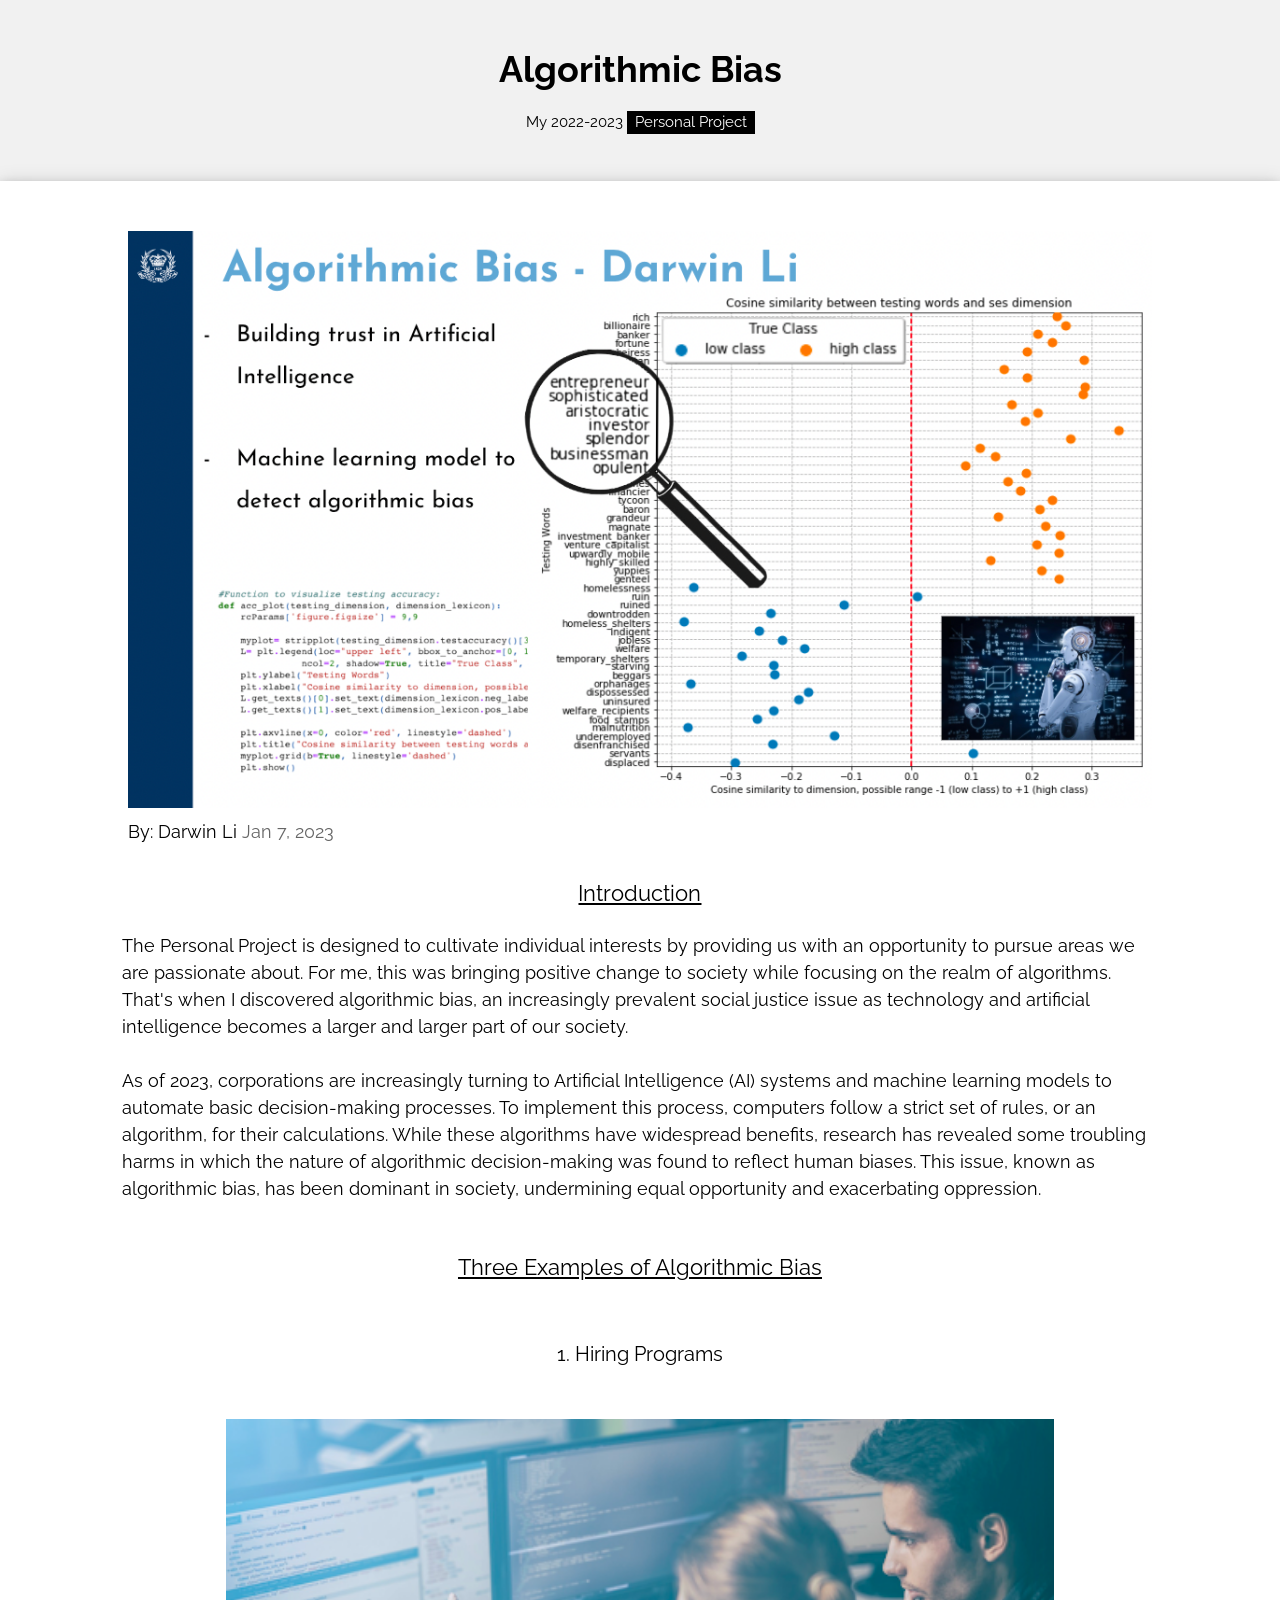
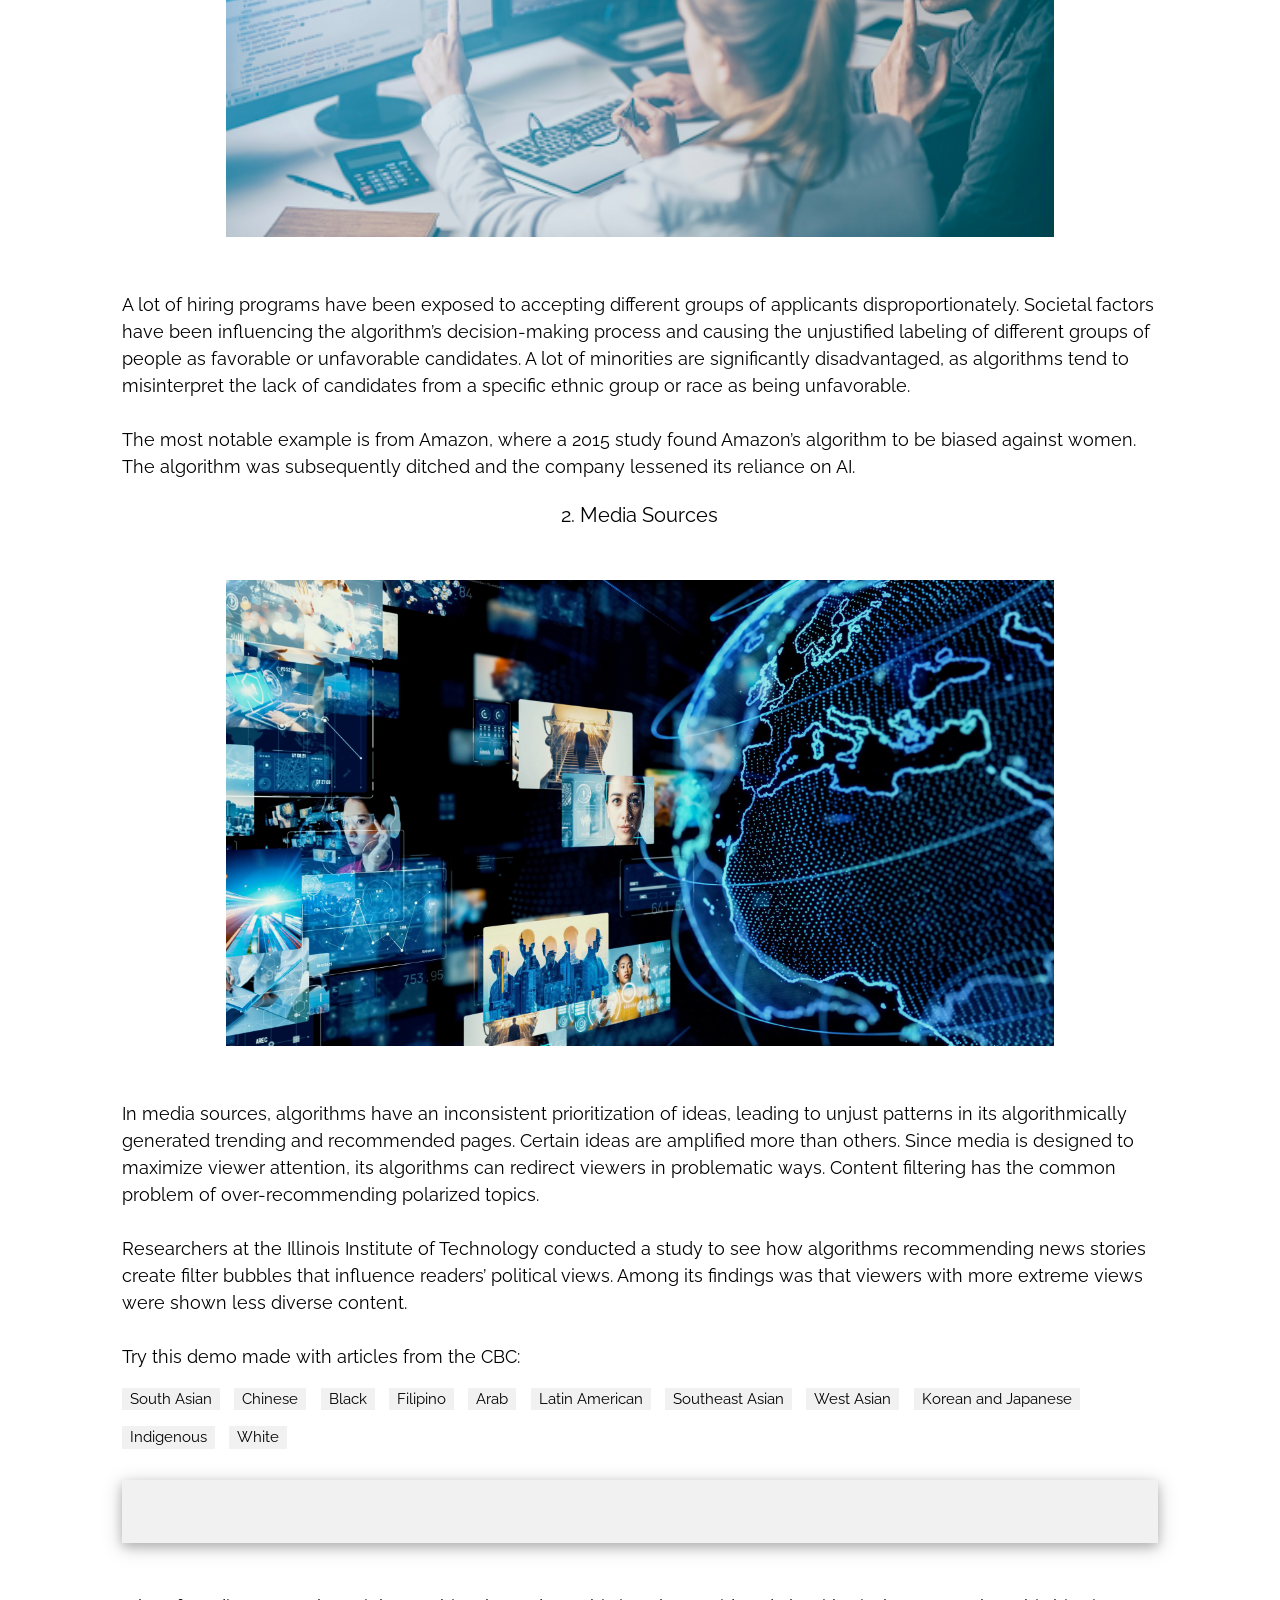
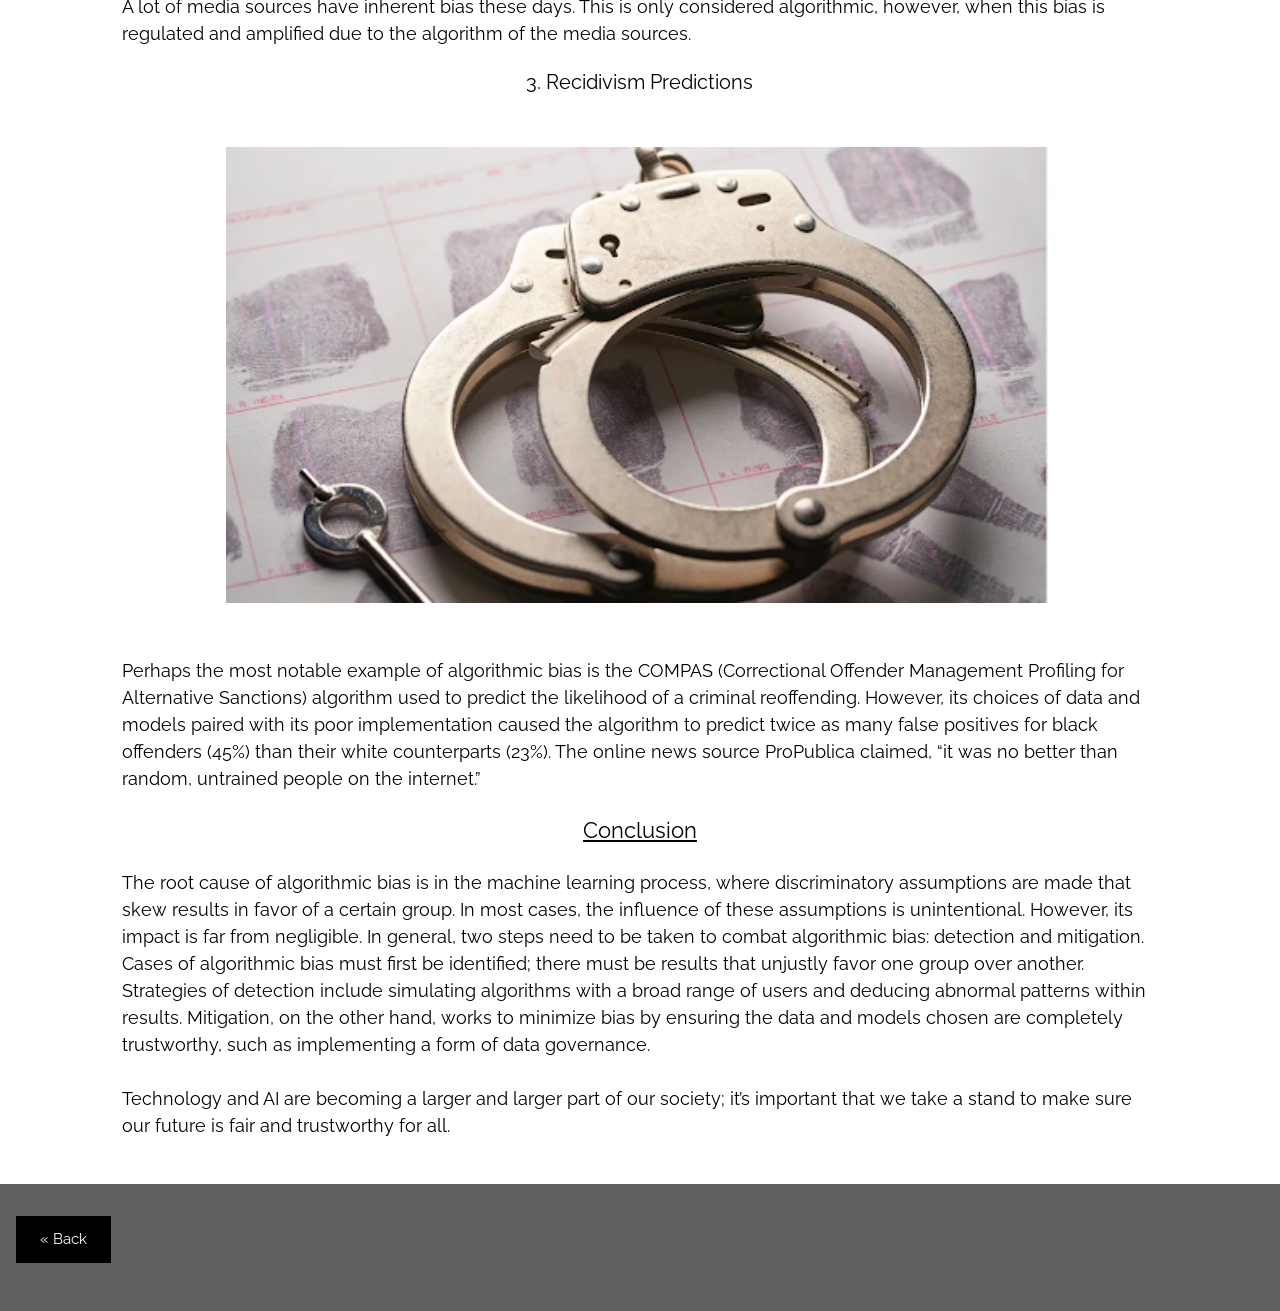
<file: pages/ai.html>
<!DOCTYPE html>
<html>
<head>
<title>Dwin2020.ca</title>
<meta charset="UTF-8">
<meta name="viewport" content="width=device-width, initial-scale=1">
<link rel="stylesheet" href="https://www.w3schools.com/w3css/4/w3.css">
<link rel="stylesheet" href="https://fonts.googleapis.com/css?family=Raleway">
<link rel="stylesheet" href="../index.css">
<style>
body,h1,h2,h3,h4,h5 {font-family: "Raleway", sans-serif}
</style>
</head>
<body class="w3-light-grey">

<!-- w3-content defines a container for fixed size centered content, 
and is wrapped around the whole page content, except for the footer in this example -->
<div class="w3-content" style="max-width:1400px">

<!-- Header -->
<header class="w3-container w3-center w3-padding-32"> 
  <h1><b>Algorithmic Bias</b></h1>
  <p>My 2022-2023 <span class="w3-tag">Personal Project</span></p>
</header>

<!-- Grid -->
<div class="w3-card-4 w3-white">
  <div class="w3-row">
      <img class="head-img" src="../img/pres.jpg" alt="Algorithmic Bias Slideshow">
      <h5 class="author-txt">By: Darwin Li <span class="w3-opacity">Jan 7, 2023</span></h5>
      <div class="w3-container">
        <p class="blog-txt head1-txt" style="text-align:center;">
          <u>Introduction</u>
          <br>
        </p>
        <p class="blog-txt">
          The Personal Project is designed to cultivate individual interests by providing us with an opportunity to pursue areas we are passionate about. For me, this was bringing positive change to society while focusing on the realm of algorithms. That's when I discovered algorithmic bias, an increasingly prevalent social justice issue as technology and artificial intelligence becomes a larger and larger part of our society.
          <br> <br> 
          As of 2023, corporations are increasingly turning to Artificial Intelligence (AI) systems and machine learning models to automate basic decision-making processes. To implement this process, computers follow a strict set of rules, or an algorithm, for their calculations. While these algorithms have widespread benefits, research has revealed some troubling harms in which the nature of algorithmic decision-making was found to reflect human biases. This issue, known as algorithmic bias, has been dominant in society, undermining equal opportunity and exacerbating oppression. 
          <br> <br>
          </p>
        <p class="blog-txt head1-txt" style="text-align:center;">
          <u>Three Examples of Algorithmic Bias</u>
          <br> <br>
        </p>
        <p class="blog-txt head2-txt" style="text-align:center;">
          1. Hiring Programs
        </p>
        <p class="blog-txt">
          <img class="head-img" src="../img/halgo.png" alt="Bias in Hiring Algorithms">
          <br><br>
          A lot of hiring programs have been exposed to accepting different groups of applicants disproportionately. Societal factors have been influencing the algorithm’s decision-making process and causing the unjustified labeling of different groups of people as favorable or unfavorable candidates. A lot of minorities are significantly disadvantaged, as algorithms tend to misinterpret the lack of candidates from a specific ethnic group or race as being unfavorable. 
          <br> <br>
          The most notable example is from Amazon, where a 2015 study found Amazon’s algorithm to be biased against women. The algorithm was subsequently ditched and the company lessened its reliance on AI. 
          <br>
          </p>
        <p class="blog-txt head2-txt" style="text-align:center;">
          2. Media Sources
        </p>
        <p class="blog-txt">
          <img class="head-img" src="../img/media.png" alt="Bias in Media Sources">
          <br> <br>
          In media sources, algorithms have an inconsistent prioritization of ideas, leading to unjust patterns in its algorithmically generated trending and recommended pages. Certain ideas are amplified more than others. Since media is designed to maximize viewer attention, its algorithms can redirect viewers in problematic ways. Content filtering has the common problem of over-recommending polarized topics. 
          <br> <br>
          Researchers at the Illinois Institute of Technology conducted a study to see how algorithms recommending news stories create filter bubbles that influence readers’ political views. Among its findings was that viewers with more extreme views were shown less diverse content. 
          <br> <br>
          Try this demo made with articles from the CBC:
        </p>
        <div class="flex">
        <!-- <img class="sub-img" src="../img/ai.jpg" alt="Artificial Intelligence"> -->
          <span id="south-asian" class="ai-tag w3-tag w3-light-grey w3-margin-bottom" onclick="changeTag('south-asian')">South Asian</span> 
          <span id="chinese" class="ai-tag w3-tag w3-light-grey w3-margin-bottom" onclick="changeTag('chinese')">Chinese</span>
          <span id="black" class="ai-tag w3-tag w3-light-grey w3-margin-bottom" onclick="changeTag('black')">Black</span>
          <span id="filipino" class="ai-tag w3-tag w3-light-grey w3-margin-bottom" onclick="changeTag('filipino')">Filipino</span>
          <span id="arab" class="ai-tag w3-tag w3-light-grey w3-margin-bottom" onclick="changeTag('arab')">Arab</span>
          <span id="latin-american" class="ai-tag w3-tag w3-light-grey w3-margin-bottom" onclick="changeTag('latin-american')">Latin American</span>
          <span id="se-asian" class="ai-tag w3-tag w3-light-grey w3-margin-bottom" onclick="changeTag('se-asian')">Southeast Asian</span>
          <span id="w-asian" class="ai-tag w3-tag w3-light-grey w3-margin-bottom" onclick="changeTag('w-asian')">West Asian</span>
          <span id="k-j" class="ai-tag w3-tag w3-light-grey w3-margin-bottom" onclick="changeTag('k-j')">Korean and Japanese</span>
          <span id="ind" class="ai-tag w3-tag w3-light-grey w3-margin-bottom" onclick="changeTag('ind')">Indigenous</span>
          <span id="white" class="ai-tag w3-tag w3-light-grey w3-margin-bottom" onclick="changeTag('white')">White</span>
        </div>
      <div class="w3-card-4 w3-light-grey" style="margin-bottom:50px; width: 83%; margin-left: auto; margin-right: auto;">
        <p><br></p>
        <div id="loading1" class="loader"></div>
        <div id="loading2" class="blog-txt w3-margin-top" style="text-align: center;">Loading...</div>
        <p id="tmp" class="blog-txt"></p>
        <p><br></p>
      </div>
      <p class="blog-txt">
        A lot of media sources have inherent bias these days. This is only considered algorithmic, however, when this bias is regulated and amplified due to the algorithm of the media sources.
      </p>
      <p class="blog-txt head2-txt" style="text-align:center;">
        3. Recidivism Predictions
      </p>
      <p class="blog-txt">
        <img class="head-img" src="../img/crim.png" alt="Bias in Recidivism Predictions">
        <br> <br>
        Perhaps the most notable example of algorithmic bias is the COMPAS (Correctional Offender Management Profiling for Alternative Sanctions) algorithm used to predict the likelihood of a criminal reoffending. However, its choices of data and models paired with its poor implementation caused the algorithm to predict twice as many false positives for black offenders (45%) than their white counterparts (23%). The online news source ProPublica claimed, “it was no better than random, untrained people on the internet.”
      </p>
      <p class="blog-txt head1-txt" style="text-align:center;">
        <u>Conclusion</u>
        <br>
      </p>
      <p class="blog-txt">
        The root cause of algorithmic bias is in the machine learning process, where discriminatory assumptions are made that skew results in favor of a certain group. In most cases, the influence of these assumptions is unintentional. However, its impact is far from negligible. In general, two steps need to be taken to combat algorithmic bias: detection and mitigation. Cases of algorithmic bias must first be identified; there must be results that unjustly favor one group over another. Strategies of detection include simulating algorithms with a broad range of users and deducing abnormal patterns within results. Mitigation, on the other hand, works to minimize bias by ensuring the data and models chosen are completely trustworthy, such as implementing a form of data governance. 
        <br> <br>
        Technology and AI are becoming a larger and larger part of our society; it’s important that we take a stand to make sure our future is fair and trustworthy for all. 
        <br> <br>
      </p>
  </div>
</div>

<!-- Footer -->
<footer class="footer w3-container w3-dark-grey w3-padding-32">
  <button class="w3-button w3-black w3-padding-large w3-margin-bottom" onclick="window.location.href = '../index.html';">« Back</button>
  <!-- <button class="w3-button w3-black w3-disabled w3-padding-large w3-margin-bottom">Next »</button>
  <p>Powered by <a href="https://www.w3schools.com/w3css/default.asp" target="_blank">w3.css</a></p> -->
</footer>
<script type='text/javascript'>
  ids = ["south-asian", "chinese", "black", "filipino", "arab", "latin-american", "se-asian", "w-asian", "k-j", "ind", "white"];
  names = ["South Asian", "Chinese", "Black", "Filipino", "Arab", "Latin American", "Southeast Asian", "West Asian", "Korean and Japanese", "Indigenous", "White"]
  
  neg_results = [
    [],
    ['Brown said some adjoining land was part of a planned land development, led by a billionaire who had close ties with the Chinese government.', 'From a Canadian perspective, Brown said the story might concern a series of Canadian businesses that had recently made inroads in\xa0the Chinese market.', '"Earlier this month, Prime Minister Jean Chrétien presided over a signing frenzy, as dozens of Canadian companies and their Chinese partners put their names to contracts, letters, agreements and memoranda," said Brown.', "Still, it was not as if Chinese consumers were being deprived of McDonald's food: Brown pointed out there were more than 20 other McDonald's outlets operating in China, with another 10 then slated to be opened in Beijing the following year."],
    ["Familiar brands like Carling's Black Label would remain, but other changes loomed.", '"Jeff was such a nice person and an outstanding iconic, genius guitar player — there will never be another Jeff Beck," Tony Iommi, guitarist for Black Sabbath wrote on Twitter.', '"You could feel the heaviness of the pain coming from some of the people, the elders that were there," said Malcolm Blacksmith, who accompanied Moody on the run as a youth chaperone with the Indigenous youth-serving organization Jordan\'s Principle\xa0Birdtail.', "Blacksmith said he and Moody were compelled to make the journey to Mankato to support their Dakota relatives. The story of the Dakota executions marked a turning point in the Dakota nation's history, he said, that has rippled through to today, in both Canada and the United States.", '"When you look at it, it doesn\'t look like that\'s where anything happened because of how it\'s all built up around it," said Blacksmith, who accompanied Moody.\xa0"Right now they just have a monument."', 'Blacksmith hopes events like the commemorative run open up more doors for people to advocate for Dakota history.', '"They have huge support down there when this memorial run happens," Blacksmith said. "We don\'t have it up here in Canada."', 'Hall joined the band that would become The Specials in the English Midlands city of Coventry in the late 1970s, a time of racial tension, economic gloom and urban unrest. With its mix of Black and white members and Jamaica-influenced style of sharp suits and porkpie hats, the band became leaders of the anti-racist 2 Tone-label ska revival movement.', 'Their most iconic song in the United Kingdom, the foreboding Ghost Town, topped the charts in the summer of 1981, its depiction of urban decay hitting as Brixton and other British cities saw clashes between police and mainly Black youth.'],
    [],
    [],
    [],
    [],
    [],
    [],
    ['After retiring from the NHL in 2002, Odjick concentrated on being\xa0an Indigenous role model. He staged various workshops throughout\xa0B.C. on issues including\xa0goal setting, relationship building and\xa0communication skills while promoting anti-bullying characteristics.', '"You could feel the heaviness of the pain coming from some of the people, the elders that were there," said Malcolm Blacksmith, who accompanied Moody on the run as a youth chaperone with the Indigenous youth-serving organization Jordan\'s Principle\xa0Birdtail.', "Land that the First Nation considers part of its Indigenous protected area could be reopened to logging as Ontario's Ministry of Natural Resources and Forestry (MNRF) prepares a new 10-year forest management plan in the Whiskey Jack Forest, according to a ministry spokesperson.", 'Logan Turner has been working as a journalist for CBC News, based in Thunder Bay, since graduating from journalism school at UBC in 2020. Born and raised along the north shore of Lake Superior in Robinson-Superior Treaty Territory, Logan covers a range of stories focused on health, justice, Indigenous communities, racism and the environment. You can reach him at logan.turner@cbc.ca.', 'For her part, Dianne Ottereyes Reid, switched after only a year in linguistics to a communications degree. After graduating, she came back to CBC and supported efforts to create Indigenous-language community radio stations throughout Quebec and went on to work for the Cree Nation Government and then went on to help\xa0found the Aanischaaukamikw\xa0Cree Cultural Institute.'],
    ['Nancy Russell has been a reporter with CBC since 1987, in Whitehorse, Winnipeg, Toronto and Charlottetown. When not on the job, she spends her time on the water or in the gym rowing, or walking her dog. Nancy.Russell@cbc.ca', "One corner was dedicated to White Rose, a brand of gasoline sold across Canada until the early 1960s. Another section displayed Irving Oil signs, actual gas pumps and a near mint-condition storage rack from the early days of K.C. Irving's company. That rack sold for more than $23,000."],  
  ]
  neg_names = [
    [],
    ["When the world's biggest McDonald's was told to close in China", "When the world's biggest McDonald's was told to close in China", "When the world's biggest McDonald's was told to close in China", "When the world's biggest McDonald's was told to close in China"],
    ['Molson-Carling merger meant trouble was brewing for workers', 'Jeff Beck, guitar virtuoso who influenced generations, dead at 78', "Birdtail Sioux teen runs 100 km in Minnesota event to honour Dakota men hanged in 1862 mass execution", 'Birdtail Sioux teen runs 100 km in Minnesota event to honour Dakota men hanged in 1862 mass execution', 'Birdtail Sioux teen runs 100 km in Minnesota event to honour Dakota men hanged in 1862 mass execution', 'Birdtail Sioux teen runs 100 km in Minnesota event to honour Dakota men hanged in 1862 mass execution', 'Birdtail Sioux teen runs 100 km in Minnesota event to honour Dakota men hanged in 1862 mass execution', 'Terry Hall, The Specials singer and Our Lips Are Sealed songwriter, dead at 63', 'Terry Hall, The Specials singer and Our Lips Are Sealed songwriter, dead at 63', 'Terry Hall, The Specials singer and Our Lips Are Sealed songwriter, dead at 63', 'Terry Hall, The Specials singer and Our Lips Are Sealed songwriter, dead at 63'],
    [],
    [],
    [],
    [],
    [],
    [],
    ['Gino Odjick, Canucks fan favourite, dead at 52', "Birdtail Sioux teen runs 100 km in Minnesota event to honour Dakota men hanged in 1862 mass execution", 'Grassy Narrows marks 20 years of the blockade protecting its land from logging','Grassy Narrows marks 20 years of the blockade protecting its land from logging', "'Keep a language alive': CBC Cree unit celebrates milestone anniversaries"],
    ['Remains of wooden ship appear, then disappear on beach in North Rustico, P.E.I.', 'He spent years collecting vintage gas station memorabilia. It all sold for over $700K'],
  ]
  neg_dates = [
    [],
    ["Nov 30, 2022", "Nov 30, 2022", "Nov 30, 2022", "Nov 30, 2022"],
    ['Jan 18, 2023', "Jan 11, 2023", "Jan 8, 2023", "Jan 8, 2023", "Jan 8, 2023","Jan 8, 2023", "Jan 08, 2023", "Dec 20, 2022", "Dec 20, 2023"],
    [],
    [],
    [],
    [],
    [],
    [],
    ["Jan 15, 2023", "Jan 8, 2023", "Jan 2, 2023", "Jan 2, 2023", "Nov 24th, 2022"],
    ["Jan 10, 2023", "Nov 30, 2022"]
  ]

  // pos_results = [[], [], [], [], [], [], [], [], [], [], [], []]
  //poscount = [0, 2, 15, 0, 0, 0, 0, 0, 0, 15, 2]
  negcount = []
  for (let i=0; i < names.length; i++) {
    negcount.push(neg_results[i].length);
  }
  function changeTag(id) {
    for (let i=0; i < ids.length; i++) {
      curid = ids[i];
      if (document.getElementById(curid).classList.contains("w3-black")) {
        //console.log(document.getElementById(curid).classList)
        document.getElementById(curid).classList.remove("w3-black");
        document.getElementById(curid).classList.add("w3-light-grey");
        console.log(document.getElementById(curid).classList)
        if (curid == id) {
          document.getElementById("loading1").style.display = "none";
          document.getElementById("loading2").style.display = "none";
          document.getElementById("tmp").style.display = "none";
          continue;
        }
      }
      if (curid == id) {
        console.log(100);
        document.getElementById(curid).classList.add("w3-black");
        document.getElementById(curid).classList.remove("w3-light-grey");
        load(i)
      }
    }
    function load(i) {
      document.getElementById("loading1").style.display = "block";
      document.getElementById("loading2").style.display = "block";
      document.getElementById("loading2").innerHTML = "Loading...";
      document.getElementById("tmp").innerHTML = "";
      document.getElementById("tmp").style.display = "none";
      x = setTimeout(showPage, 1000, i);
    }
    function showPage(i) {
      console.log(i);
      document.getElementById("loading1").style.display = "none";
      document.getElementById("loading2").innerHTML = "Found " + negcount[i] + " instances of negative bias results for " + names[i];
      document.getElementById("tmp").style.display = "block";
      for (let j=0; j < negcount[i]; j++) {
        document.getElementById("tmp").innerHTML += '<br><br>'//Article Title: ';
        document.getElementById("tmp").innerHTML += "<u>" + neg_names[i][j] + "</u><br>";
        document.getElementById("tmp").innerHTML += "<span class='w3-opacity'>" + neg_dates[i][j] + "</span><br>";
        document.getElementById("tmp").innerHTML += neg_results[i][j];
      }
    }
    // document.getElementsByClassName("w3-id").classList.add("w3-black")
  }
</script>
</body>
</html>
</file>
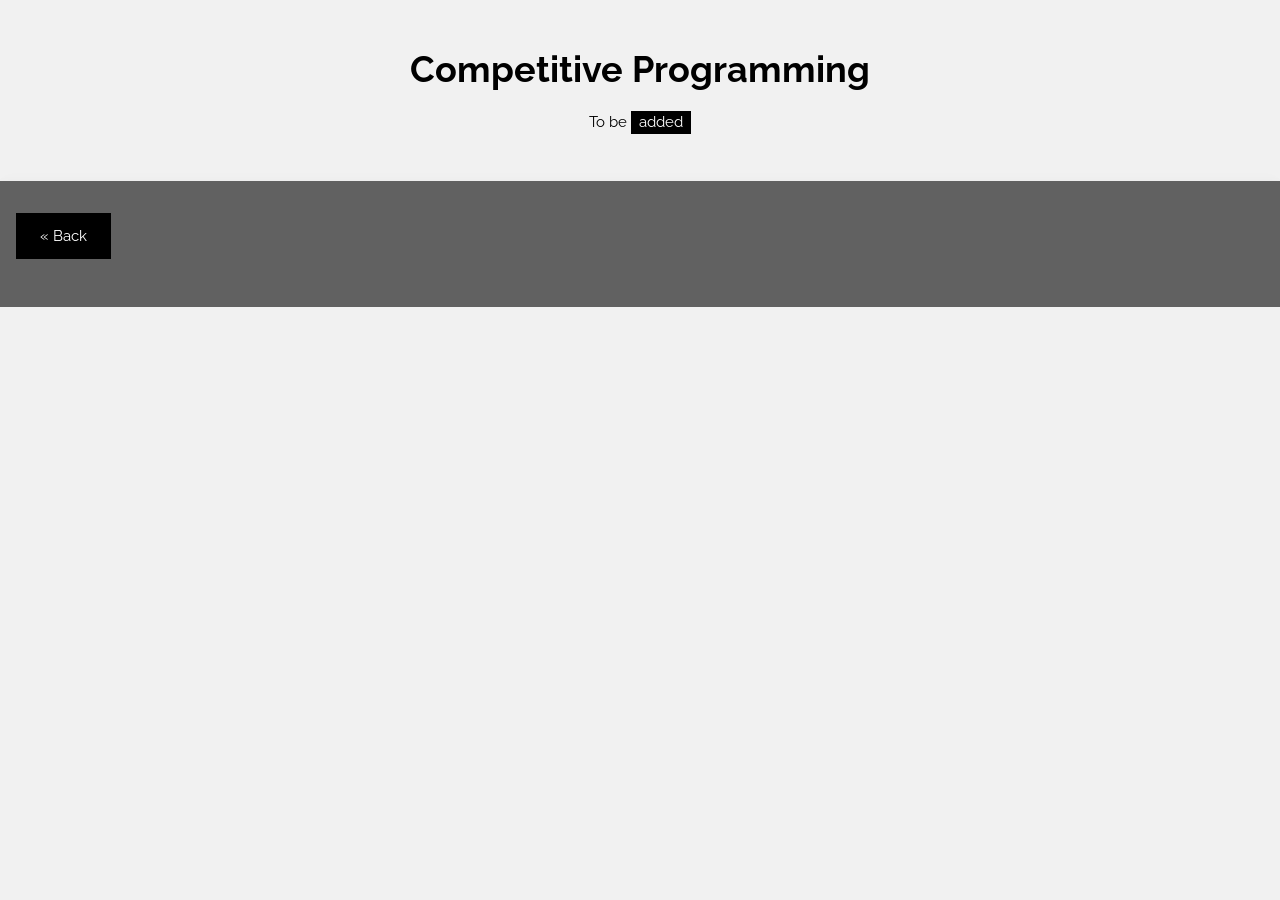
<file: pages/cp.html>
<!DOCTYPE html>
<html>
<head>
<title>Dwin2020.ca</title>
<meta charset="UTF-8">
<meta name="viewport" content="width=device-width, initial-scale=1">
<link rel="stylesheet" href="https://www.w3schools.com/w3css/4/w3.css">
<link rel="stylesheet" href="https://fonts.googleapis.com/css?family=Raleway">
<link rel="stylesheet" href="../index.css">
<style>
body,h1,h2,h3,h4,h5 {font-family: "Raleway", sans-serif}
</style>
</head>
<body class="w3-light-grey">

<!-- w3-content defines a container for fixed size centered content, 
and is wrapped around the whole page content, except for the footer in this example -->
<div class="w3-content" style="max-width:1400px">

<!-- Header -->
<header class="w3-container w3-center w3-padding-32"> 
  <h1><b>Competitive Programming</b></h1>
  <p>To be <span class="w3-tag">added</span></p>
</header>

<!-- Grid -->
<div class="w3-card-4 w3-white">
  <div class="w3-row">
      <!-- <img class="head-img" src="../img/trc.jpg" alt="Truth & Reconciliation"> -->
      <!-- <h5 class="author-txt">By: Darwin Li <span class="w3-opacity">July 10, 2022</span></h5> -->
      <div class="w3-container"> 
     </div>
  </div>
</div>
<!-- Footer -->
<footer class="footer w3-container w3-dark-grey w3-padding-32">
  <button class="w3-button w3-black w3-padding-large w3-margin-bottom" onclick="window.location.href = '../index.html';">« Back</button>
  <!-- <button class="w3-button w3-black w3-disabled w3-padding-large w3-margin-bottom">Next »</button>
  <p>Powered by <a href="https://www.w3schools.com/w3css/default.asp" target="_blank">w3.css</a></p> -->
</footer>

</body>
</html>
</file>
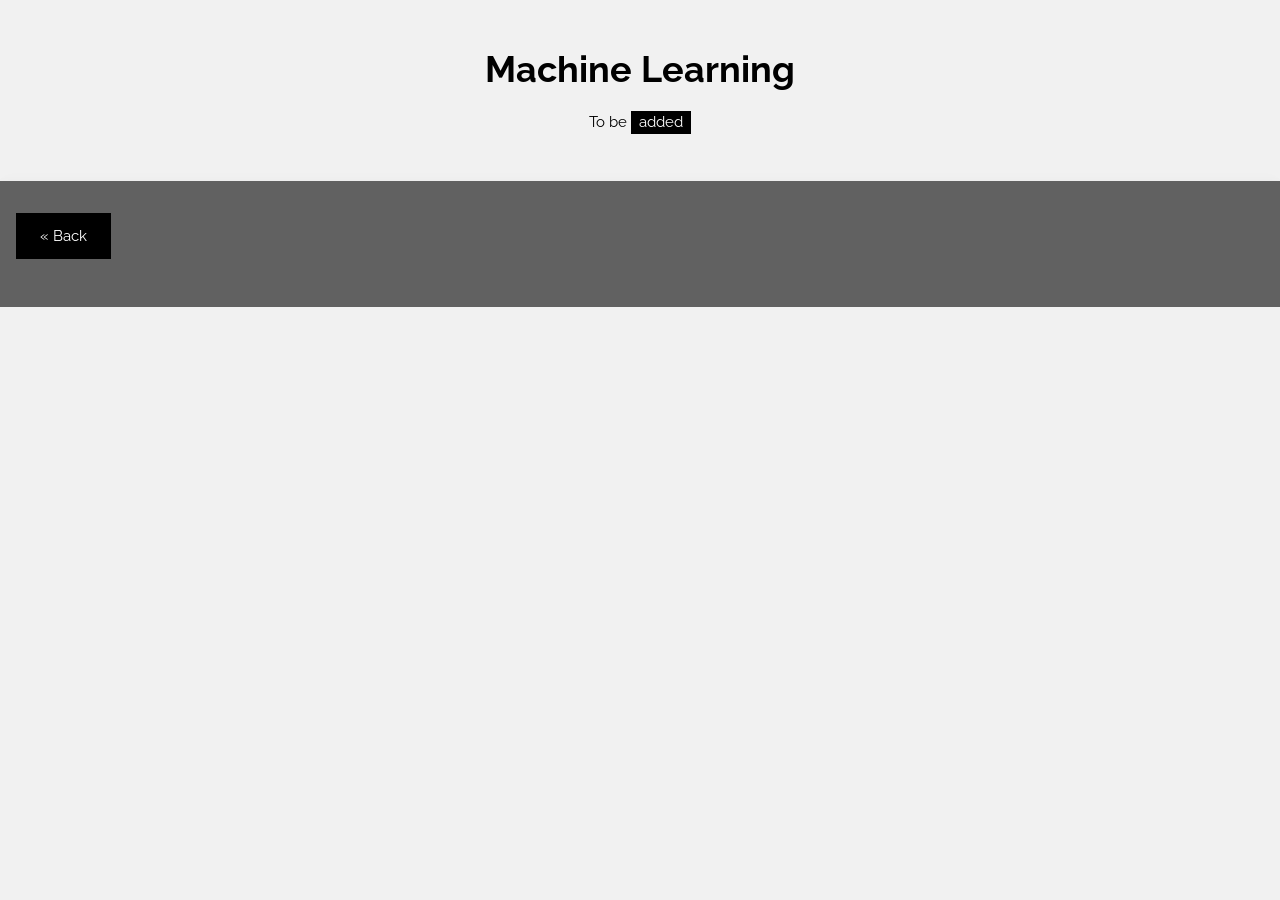
<file: pages/ml.html>
<!DOCTYPE html>
<html>
<head>
<title>Dwin2020.ca</title>
<meta charset="UTF-8">
<meta name="viewport" content="width=device-width, initial-scale=1">
<link rel="stylesheet" href="https://www.w3schools.com/w3css/4/w3.css">
<link rel="stylesheet" href="https://fonts.googleapis.com/css?family=Raleway">
<link rel="stylesheet" href="../index.css">
<style>
body,h1,h2,h3,h4,h5 {font-family: "Raleway", sans-serif}
</style>
</head>
<body class="w3-light-grey">

<!-- w3-content defines a container for fixed size centered content, 
and is wrapped around the whole page content, except for the footer in this example -->
<div class="w3-content" style="max-width:1400px">

<!-- Header -->
<header class="w3-container w3-center w3-padding-32"> 
  <h1><b>Machine Learning</b></h1>
  <p>To be <span class="w3-tag">added</span></p>
</header>

<!-- Grid -->
<div class="w3-card-4 w3-white">
  <div class="w3-row">
      <!-- <img class="head-img" src="../img/trc.jpg" alt="Truth & Reconciliation"> -->
      <!-- <h5 class="author-txt">By: Darwin Li <span class="w3-opacity">July 10, 2022</span></h5> -->
      <div class="w3-container"> 
     </div>
  </div>
</div>
<!-- Footer -->
<footer class="footer w3-container w3-dark-grey w3-padding-32">
  <button class="w3-button w3-black w3-padding-large w3-margin-bottom" onclick="window.location.href = '../index.html';">« Back</button>
  <!-- <button class="w3-button w3-black w3-disabled w3-padding-large w3-margin-bottom">Next »</button>
  <p>Powered by <a href="https://www.w3schools.com/w3css/default.asp" target="_blank">w3.css</a></p> -->
</footer>

</body>
</html>
</file>
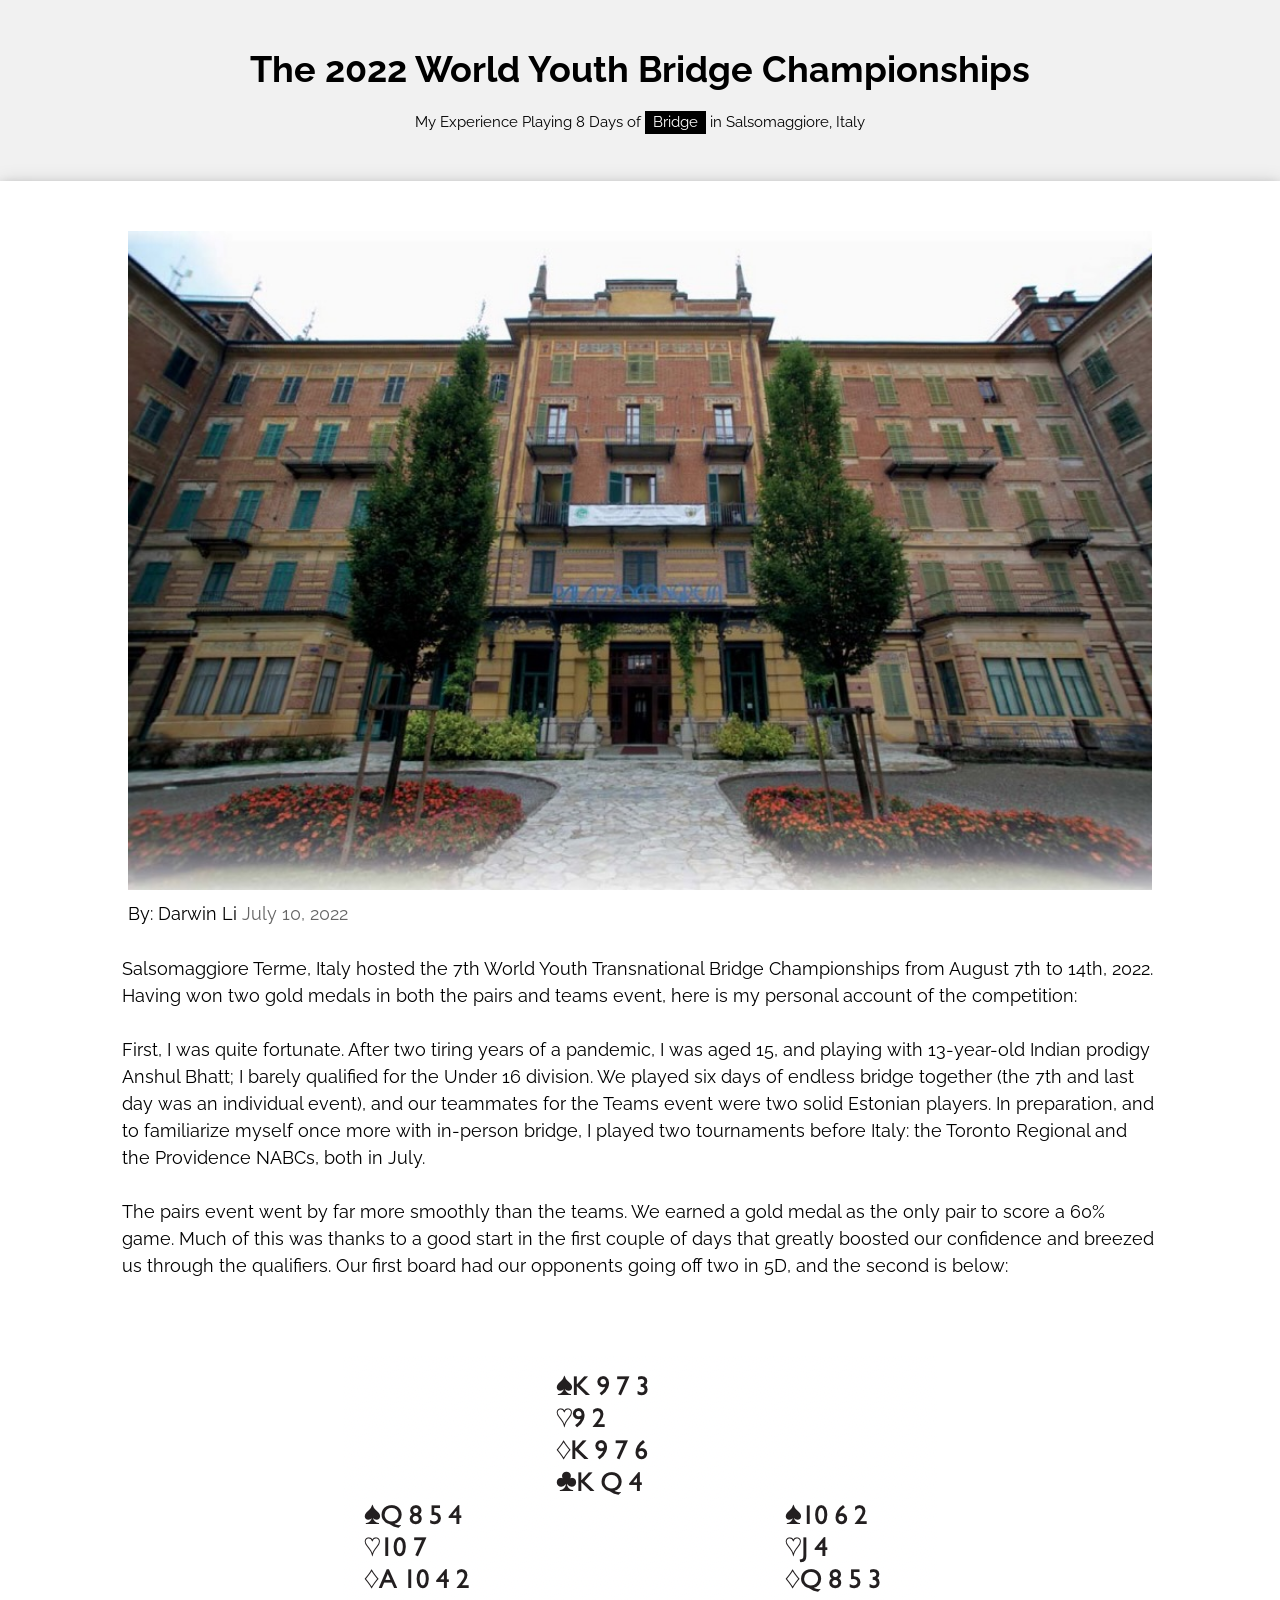
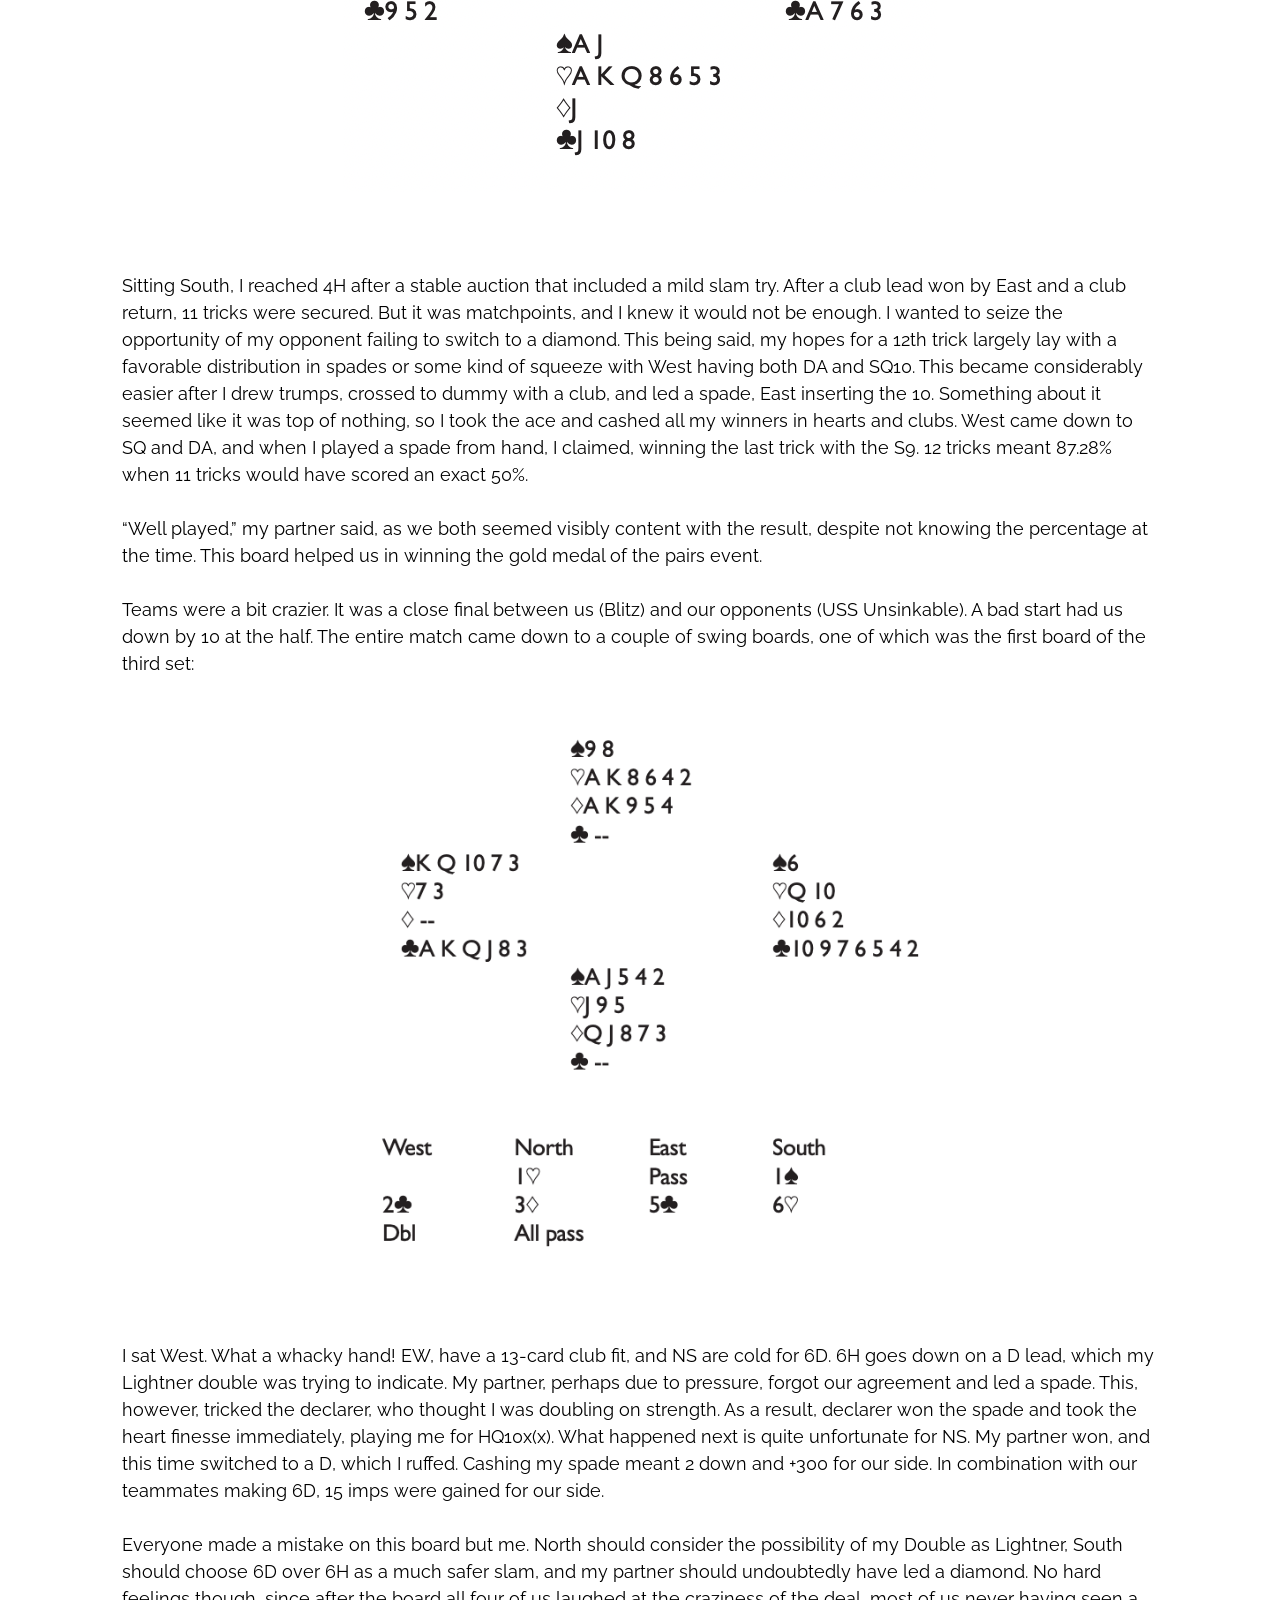
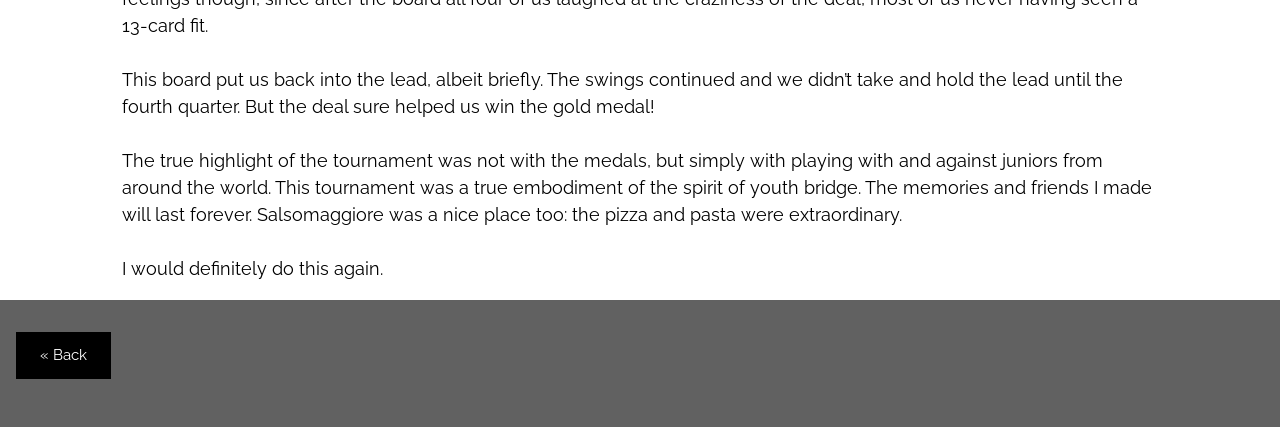
<file: pages/salso.html>
<!DOCTYPE html>
<html>
<head>
<title>Dwin2020.ca</title>
<meta charset="UTF-8">
<meta name="viewport" content="width=device-width, initial-scale=1">
<link rel="stylesheet" href="https://www.w3schools.com/w3css/4/w3.css">
<link rel="stylesheet" href="https://fonts.googleapis.com/css?family=Raleway">
<link rel="stylesheet" href="../index.css">
<style>
body,h1,h2,h3,h4,h5 {font-family: "Raleway", sans-serif}
</style>
</head>
<body class="w3-light-grey">

<!-- w3-content defines a container for fixed size centered content, 
and is wrapped around the whole page content, except for the footer in this example -->
<div class="w3-content" style="max-width:1400px">

<!-- Header -->
<header class="w3-container w3-center w3-padding-32"> 
  <h1><b>The 2022 World Youth Bridge Championships</b></h1>
  <p>My Experience Playing 8 Days of <span class="w3-tag">Bridge</span> in Salsomaggiore, Italy</p>
</header>

<!-- Grid -->
<div class="w3-card-4 w3-white">
  <div class="w3-row">
      <img class="head-img" src="../img/salso.jpg" alt="Truth & Reconciliation">
      <h5 class="author-txt">By: Darwin Li <span class="w3-opacity">July 10, 2022</span></h5>
      <div class="w3-container">
        <p class="blog-txt">
        Salsomaggiore Terme, Italy hosted the 7th World Youth
        Transnational Bridge Championships from August 7th to
        14th, 2022. Having won two gold medals in both the pairs and teams event, here is my personal account of the competition:
        <br> <br> 
        First, I was quite fortunate. After two tiring years of a
        pandemic, I was aged 15, and playing with 13-year-old Indian
        prodigy Anshul Bhatt; I barely qualified for the Under 16
        division. We played six days of endless bridge together
        (the 7th and last day was an individual event), and our
        teammates for the Teams event were two solid Estonian
        players. In preparation, and to familiarize myself once more
        with in-person bridge, I played two tournaments before
        Italy: the Toronto Regional and the Providence NABCs,
        both in July. 
        <br> <br> 
        The pairs event went by far more smoothly than the teams.
        We earned a gold medal as the only pair to score a 60%
        game. Much of this was thanks to a good start in the first
        couple of days that greatly boosted our confidence and
        breezed us through the qualifiers. Our first board had our
        opponents going off two in 5D, and the second is below:
        <br> <br> 
        </p>
        <img class="sub-img" src="../img/board1.jpg" alt="Board 1">
        <p class="blog-txt">
        Sitting South, I reached 4H after a stable auction that
        included a mild slam try. After a club lead won by East
        and a club return, 11 tricks were secured. But it was
        matchpoints, and I knew it would not be enough. I wanted
        to seize the opportunity of my opponent failing to switch
        to a diamond. This being said, my hopes for a 12th trick
        largely lay with a favorable distribution in spades or some
        kind of squeeze with West having both DA and SQ10. This
        became considerably easier after I drew trumps, crossed
        to dummy with a club, and led a spade, East inserting the
        10. Something about it seemed like it was top of nothing,
        so I took the ace and cashed all my winners in hearts and
        clubs. West came down to SQ and DA, and when I played
        a spade from hand, I claimed, winning the last trick with
        the S9. 12 tricks meant 87.28% when 11 tricks would have
        scored an exact 50%. 
        <br> <br>
        “Well played,” my partner said, as we both seemed
        visibly content with the result, despite not knowing the
        percentage at the time. This board helped us in winning the
        gold medal of the pairs event.
        <br> <br>
        Teams were a bit crazier. It was a close final between us
        (Blitz) and our opponents (USS Unsinkable). A bad start
        had us down by 10 at the half. The entire match came
        down to a couple of swing boards, one of which was the
        first board of the third set:
        </p>
        <img class="sub-img" src="../img/board2.jpg" alt="Board 1">
        <p class="blog-txt">
        I sat West. What a whacky hand! EW, have a 13-card club fit,
        and NS are cold for 6D. 6H goes down on a D lead, which
        my Lightner double was trying to indicate. My partner,
        perhaps due to pressure, forgot our agreement and led
        a spade. This, however, tricked the declarer, who thought
        I was doubling on strength. As a result, declarer won the
        spade and took the heart finesse immediately, playing me
        for HQ10x(x). What happened next is quite unfortunate for
        NS. My partner won, and this time switched to a D, which I
        ruffed. Cashing my spade meant 2 down and +300 for our
        side. In combination with our teammates making 6D, 15
        imps were gained for our side. 
        <br> <br>
        Everyone made a mistake on this board but me. North
        should consider the possibility of my Double as Lightner,
        South should choose 6D over 6H as a much safer slam, and
        my partner should undoubtedly have led a diamond. No
        hard feelings though, since after the board all four of us
        laughed at the craziness of the deal, most of us never having
        seen a 13-card fit. 
        <br> <br>
        This board put us back into the lead, albeit briefly. The
        swings continued and we didn’t take and hold the lead until
        the fourth quarter. But the deal sure helped us win the gold
        medal!
        <br> <br>
        The true highlight of the tournament was not with the
        medals, but simply with playing with and against
        juniors from around the world. This tournament was a true
        embodiment of the spirit of youth bridge. The memories
        and friends I made will last forever. Salsomaggiore was a
        nice place too: the pizza and pasta were extraordinary. 
        <br> <br>
        I would definitely do this again.
        </p>
     </div>
  </div>
</div>
<!-- Footer -->
<footer class="footer w3-container w3-dark-grey w3-padding-32">
    <button class="w3-button w3-black w3-padding-large w3-margin-bottom" onclick="window.location.href = '../index.html';">« Back</button>
    <!-- <button class="w3-button w3-black w3-disabled w3-padding-large w3-margin-bottom">Next »</button>
    <p>Powered by <a href="https://www.w3schools.com/w3css/default.asp" target="_blank">w3.css</a></p> -->
</footer>

</body>
</html>
</file>
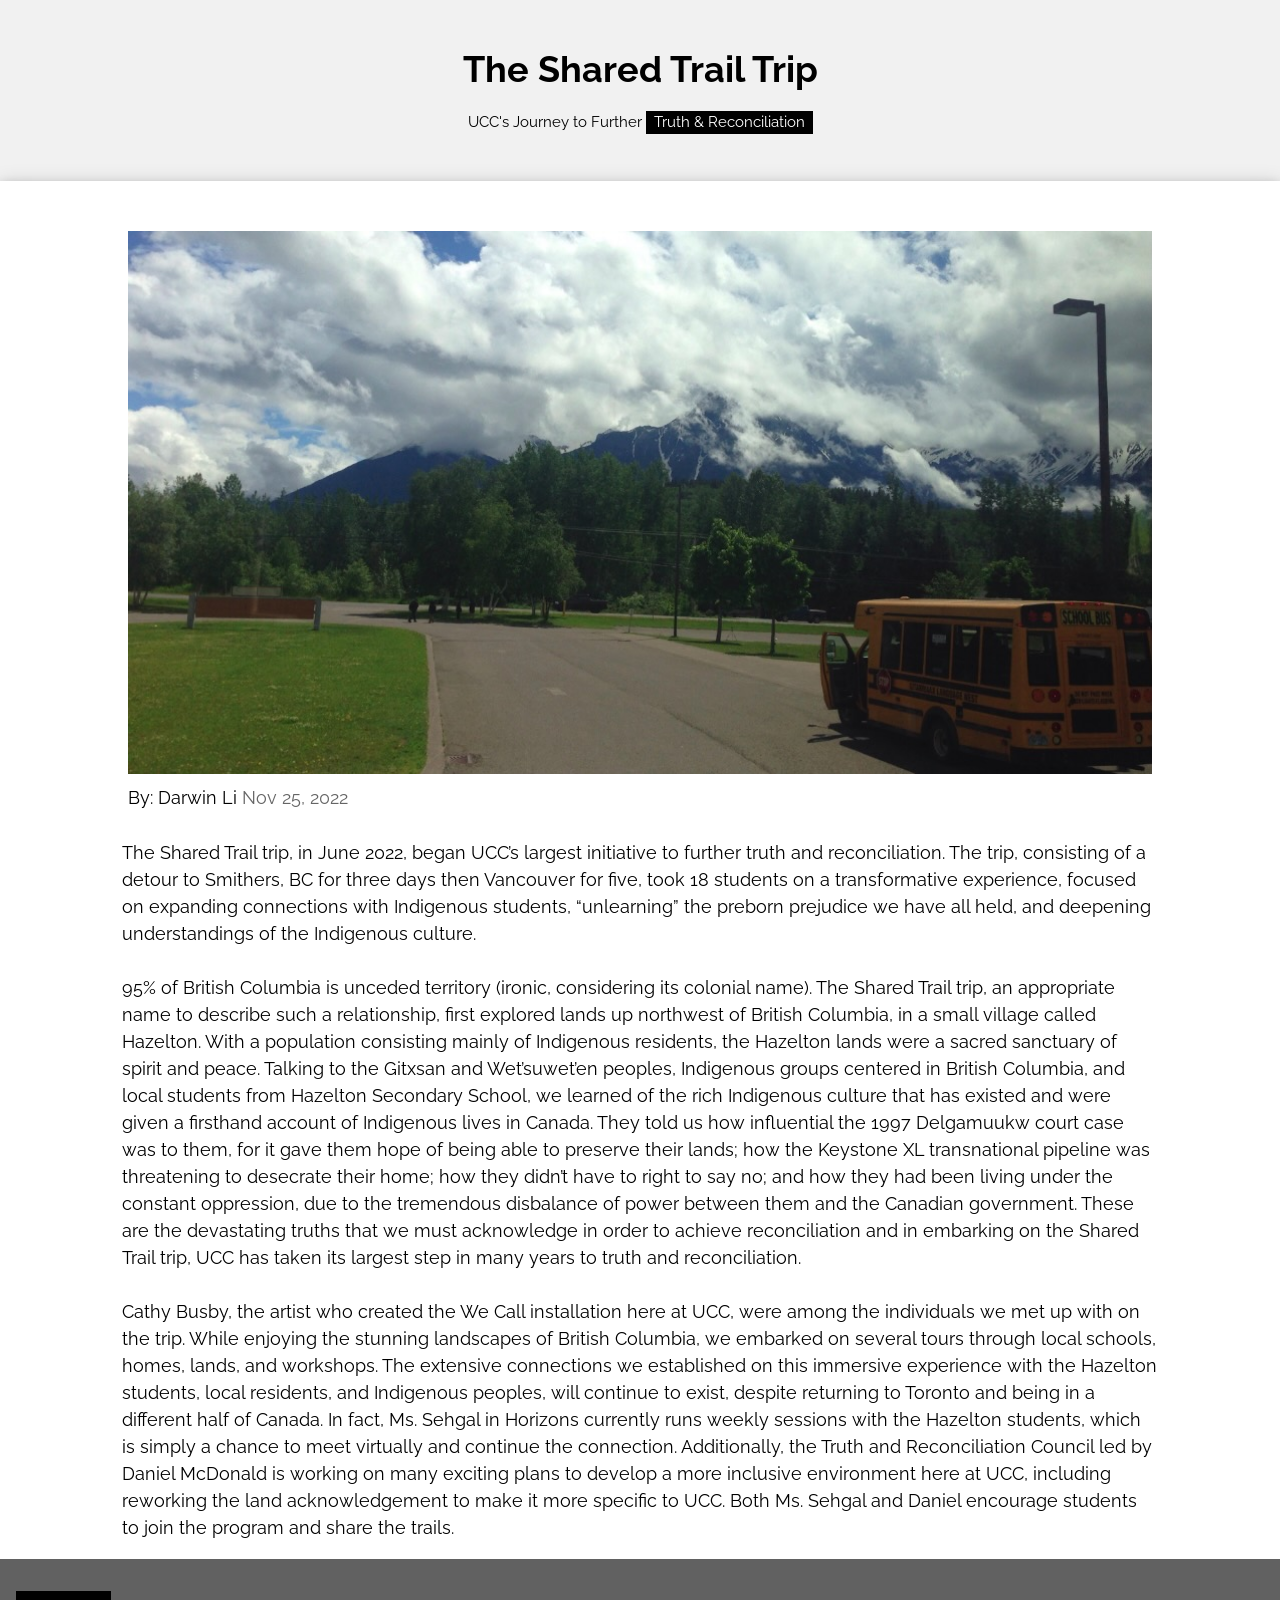
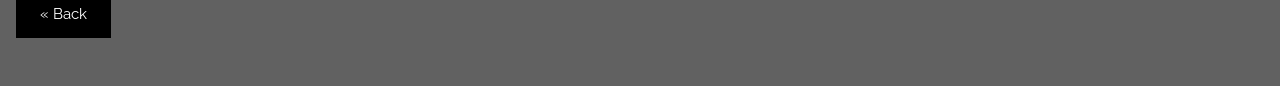
<file: pages/trc.html>
<!DOCTYPE html>
<html>
<head>
<title>Dwin2020.ca</title>
<meta charset="UTF-8">
<meta name="viewport" content="width=device-width, initial-scale=1">
<link rel="stylesheet" href="https://www.w3schools.com/w3css/4/w3.css">
<link rel="stylesheet" href="https://fonts.googleapis.com/css?family=Raleway">
<link rel="stylesheet" href="../index.css">
<style>
body,h1,h2,h3,h4,h5 {font-family: "Raleway", sans-serif}
</style>
</head>
<body class="w3-light-grey">

<!-- w3-content defines a container for fixed size centered content, 
and is wrapped around the whole page content, except for the footer in this example -->
<div class="w3-content" style="max-width:1400px">

<!-- Header -->
<header class="w3-container w3-center w3-padding-32"> 
  <h1><b>The Shared Trail Trip</b></h1>
  <p>UCC's Journey to Further <span class="w3-tag">Truth & Reconciliation</span></p>
</header>

<!-- Grid -->
<div class="w3-card-4 w3-white">
  <div class="w3-row">
      <img class="head-img" src="../img/trc.jpg" alt="Truth & Reconciliation">
      <h5 class="author-txt">By: Darwin Li <span class="w3-opacity">Nov 25, 2022</span></h5>
      <div class="w3-container">
        <p class="blog-txt">The Shared Trail trip, in June 2022, began UCC’s largest initiative to further truth and reconciliation. The trip, consisting of a detour to Smithers, BC for three days then Vancouver for five, took 18 students on a transformative experience, focused on expanding connections with Indigenous students, “unlearning” the preborn prejudice we have all held, and deepening understandings of the Indigenous culture. 
        <br> <br> 95% of British Columbia is unceded territory (ironic, considering its colonial name). The Shared Trail trip, an appropriate name to describe such a relationship, first explored lands up northwest of British Columbia, in a small village called Hazelton.  With a population consisting mainly of Indigenous residents, the Hazelton lands were a sacred sanctuary of spirit and peace. Talking to the Gitxsan and Wet’suwet’en peoples, Indigenous groups centered in British Columbia, and local students from Hazelton Secondary School, we learned of the rich Indigenous culture that has existed and were given a firsthand account of Indigenous lives in Canada. They told us how influential the 1997 Delgamuukw court case was to them, for it gave them hope of being able to preserve their lands; how the Keystone XL transnational pipeline was threatening to desecrate their home; how they didn’t have to right to say no; and how they had been living under the constant oppression, due to the tremendous disbalance of power between them and the Canadian government. These are the devastating truths that we must acknowledge in order to achieve reconciliation and in embarking on the Shared Trail trip, UCC has taken its largest step in many years to truth and reconciliation.   
        <br> <br> Cathy Busby, the artist who created the We Call installation here at UCC, were among the individuals we met up with on the trip. While enjoying the stunning landscapes of British Columbia, we embarked on several tours through local schools, homes, lands, and workshops. The extensive connections we established on this immersive experience with the Hazelton students, local residents, and Indigenous peoples, will continue to exist, despite returning to Toronto and being in a different half of Canada. In fact, Ms. Sehgal in Horizons currently runs weekly sessions with the Hazelton students, which is simply a chance to meet virtually and continue the connection.  Additionally, the Truth and Reconciliation Council led by Daniel McDonald is working on many exciting plans to develop a more inclusive environment here at UCC, including reworking the land acknowledgement to make it more specific to UCC. Both Ms. Sehgal and Daniel encourage students to join the program and share the trails.       </p>
      </div>
  </div>
</div>
<!-- Footer -->
<footer class="footer w3-container w3-dark-grey w3-padding-32">
    <button class="w3-button w3-black w3-padding-large w3-margin-bottom" onclick="window.location.href = '../index.html';">« Back</button>
    <!-- <button class="w3-button w3-black w3-disabled w3-padding-large w3-margin-bottom">Next »</button>
    <p>Powered by <a href="https://www.w3schools.com/w3css/default.asp" target="_blank">w3.css</a></p> -->
</footer>

</body>
</html>
</file>
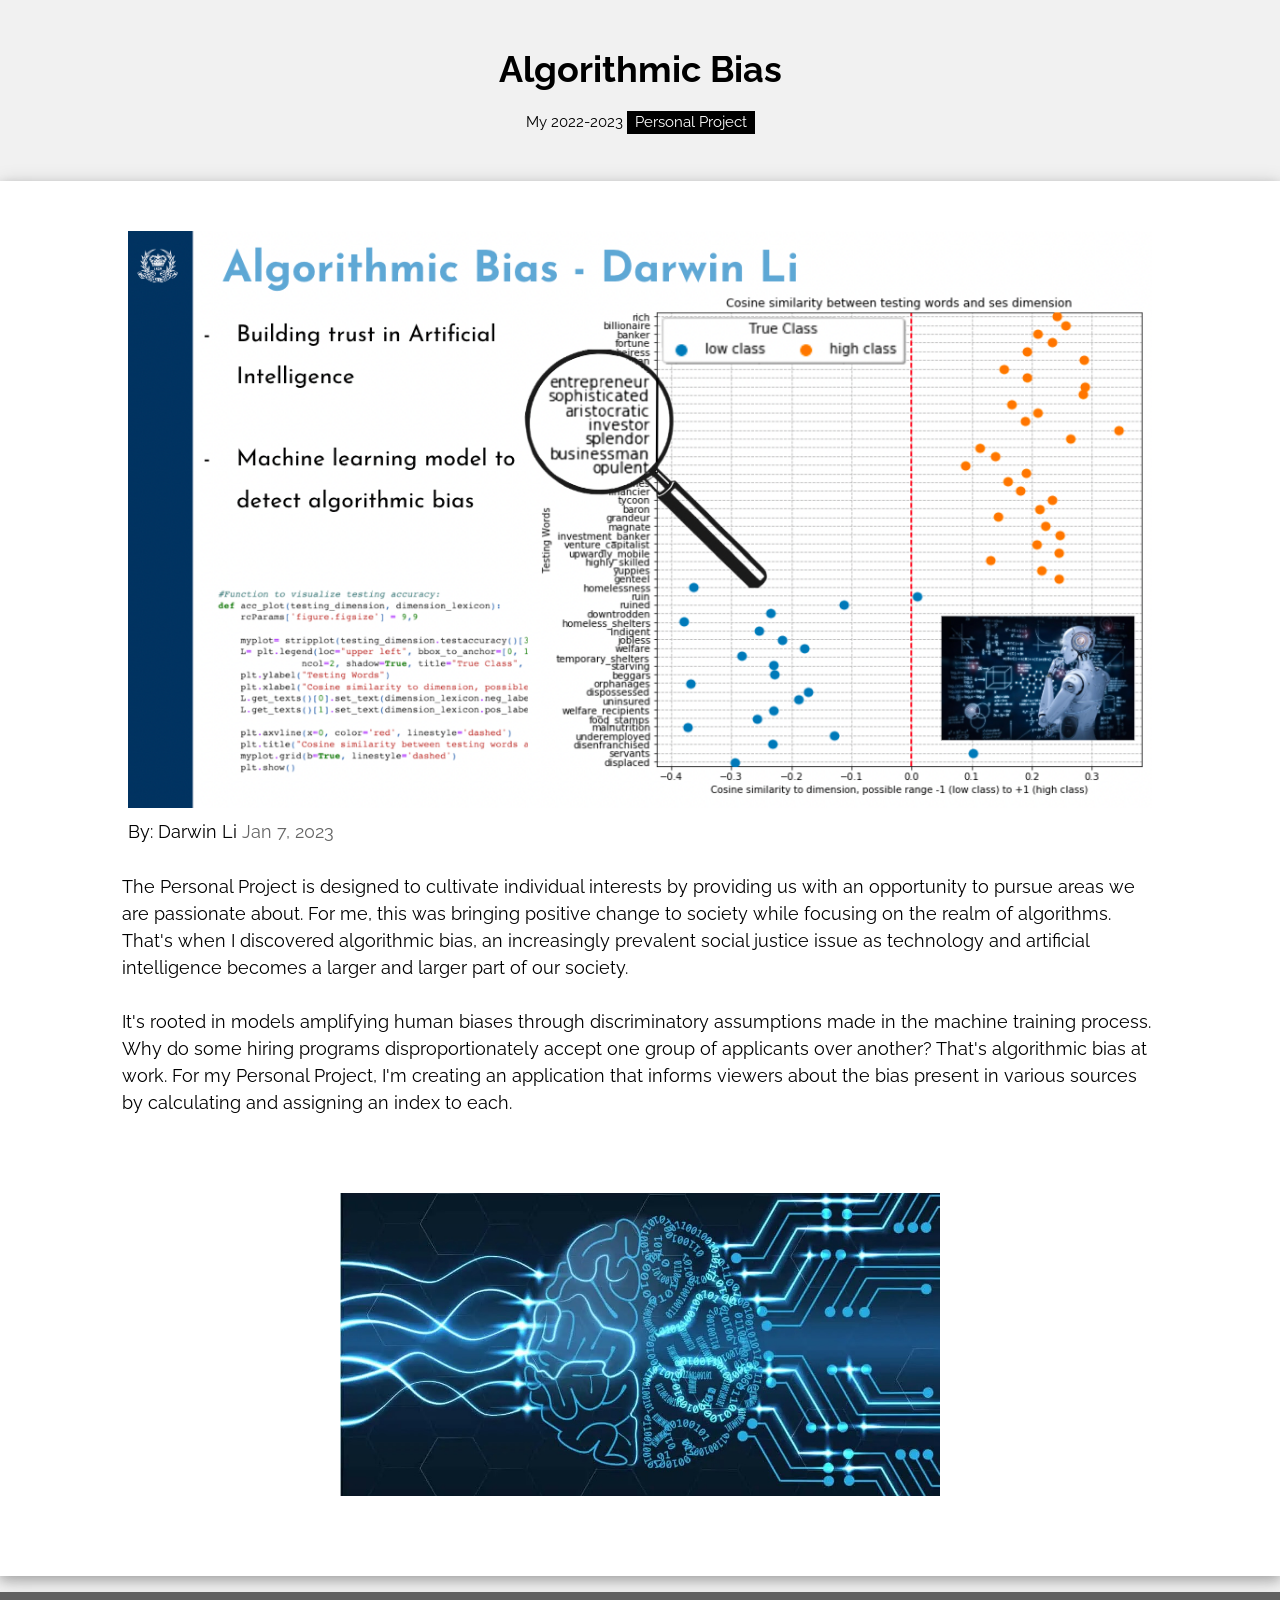
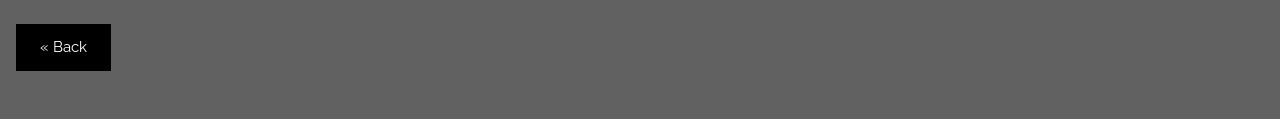
<file: docs/blogs/ai.html>
<!DOCTYPE html>
<html>
<head>
<title>Dwin2020.ca</title>
<meta charset="UTF-8">
<meta name="viewport" content="width=device-width, initial-scale=1">
<link rel="stylesheet" href="https://www.w3schools.com/w3css/4/w3.css">
<link rel="stylesheet" href="https://fonts.googleapis.com/css?family=Raleway">
<link rel="stylesheet" href="../index.css">
<style>
body,h1,h2,h3,h4,h5 {font-family: "Raleway", sans-serif}
</style>
</head>
<body class="w3-light-grey">

<!-- w3-content defines a container for fixed size centered content, 
and is wrapped around the whole page content, except for the footer in this example -->
<div class="w3-content" style="max-width:1400px">

<!-- Header -->
<header class="w3-container w3-center w3-padding-32"> 
  <h1><b>Algorithmic Bias</b></h1>
  <p>My 2022-2023 <span class="w3-tag">Personal Project</span></p>
</header>

<!-- Grid -->
<div class="w3-card-4 w3-white">
  <div class="w3-row">
      <img class="head-img" src="../img/pres.jpg" alt="Algorithmic Bias Slideshow">
      <h5 class="author-txt">By: Darwin Li <span class="w3-opacity">Jan 7, 2023</span></h5>
      <div class="w3-container">
        <p class="blog-txt">
          The Personal Project is designed to cultivate individual interests by providing us with an opportunity to pursue areas we are passionate about. For me, this was bringing positive change to society while focusing on the realm of algorithms. That's when I discovered algorithmic bias, an increasingly prevalent social justice issue as technology and artificial intelligence becomes a larger and larger part of our society.
        <br> <br> 
        It's rooted in models amplifying human biases through discriminatory assumptions made in the machine training process. Why do some hiring programs disproportionately accept one group of applicants over another? That's algorithmic bias at work. For my Personal Project, I'm creating an application that informs viewers about the bias present in various sources by calculating and assigning an index to each. 
        <br> <br> 
        
       </p>
       <img class="sub-img" src="../img/ai.jpg" alt="Artificial Intelligence">
      </div>
  </div>
</div>

<!-- Footer -->
<footer class="w3-container w3-dark-grey w3-padding-32 w3-margin-top">
  <button class="w3-button w3-black w3-padding-large w3-margin-bottom" onclick="window.location.href = '../index.html';">« Back</button>
  <!-- <button class="w3-button w3-black w3-disabled w3-padding-large w3-margin-bottom">Next »</button>
  <p>Powered by <a href="https://www.w3schools.com/w3css/default.asp" target="_blank">w3.css</a></p> -->
</footer>

</body>
</html>
</file>
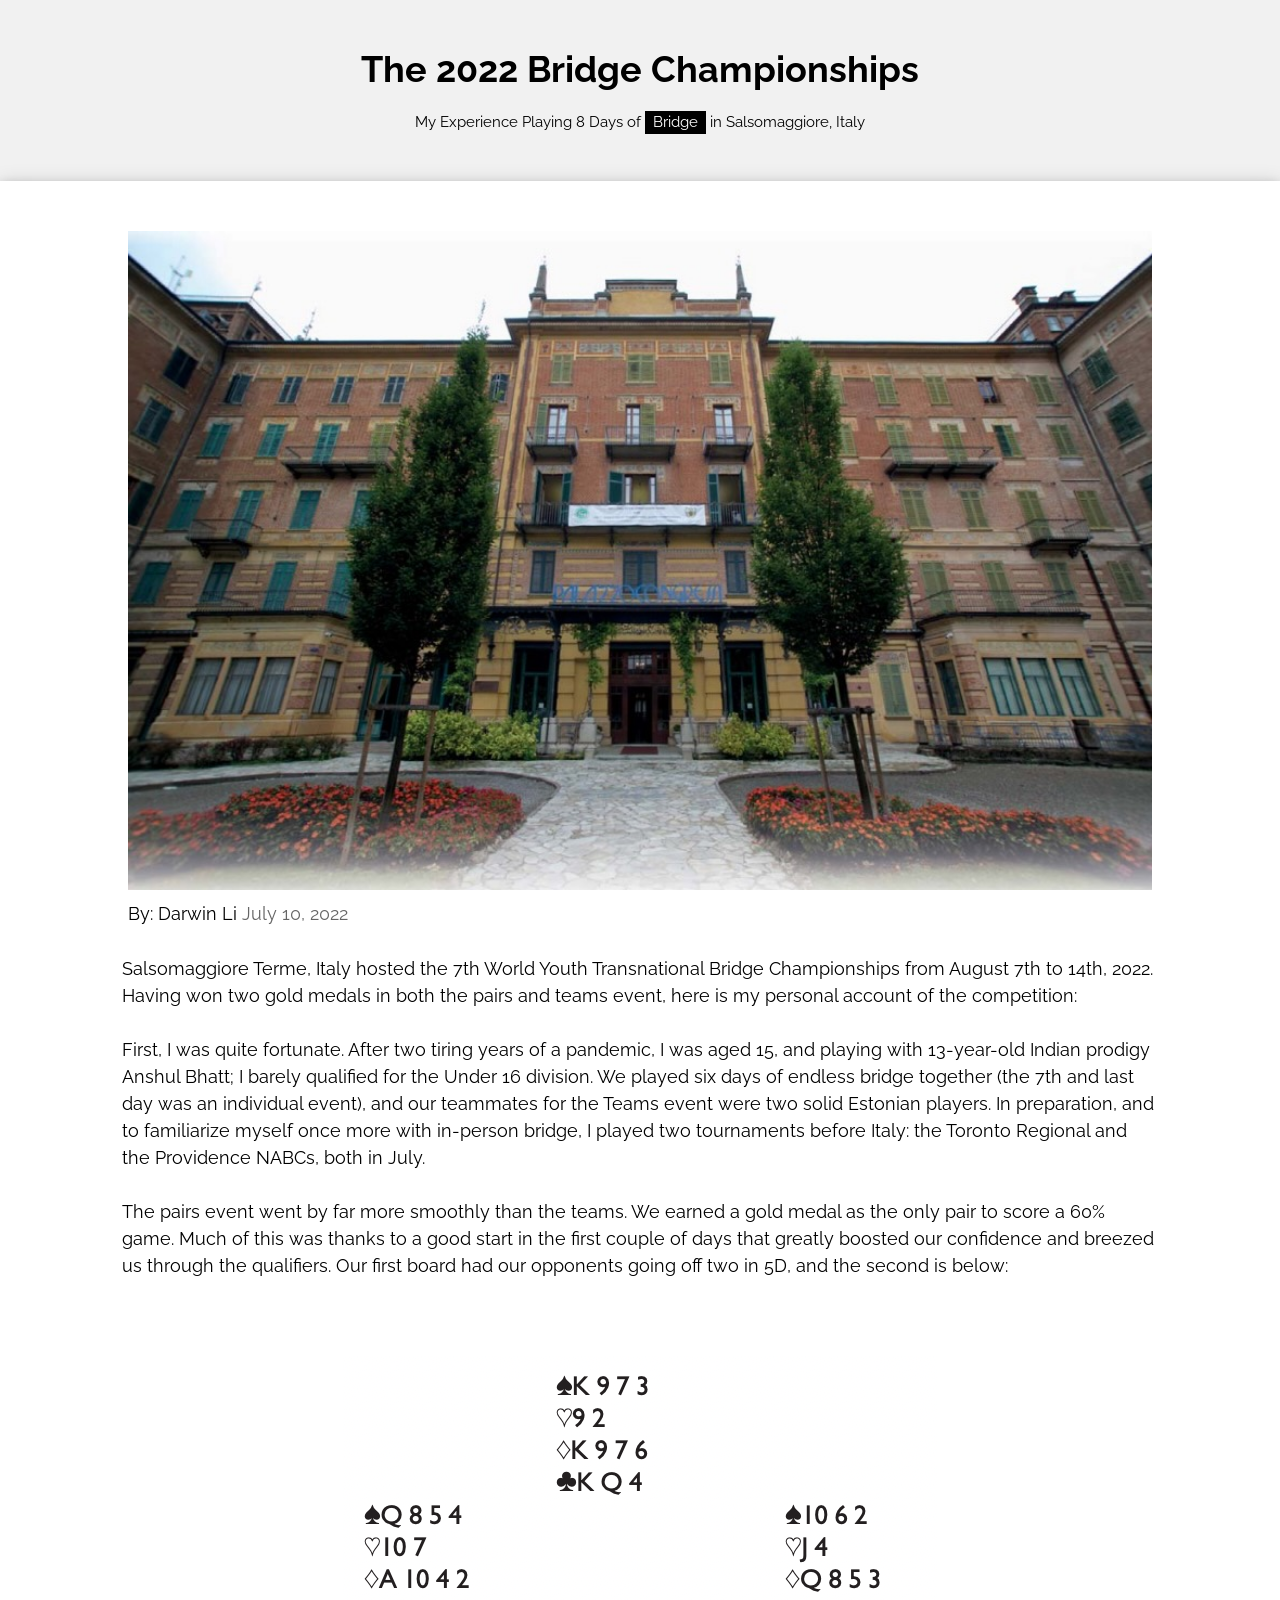
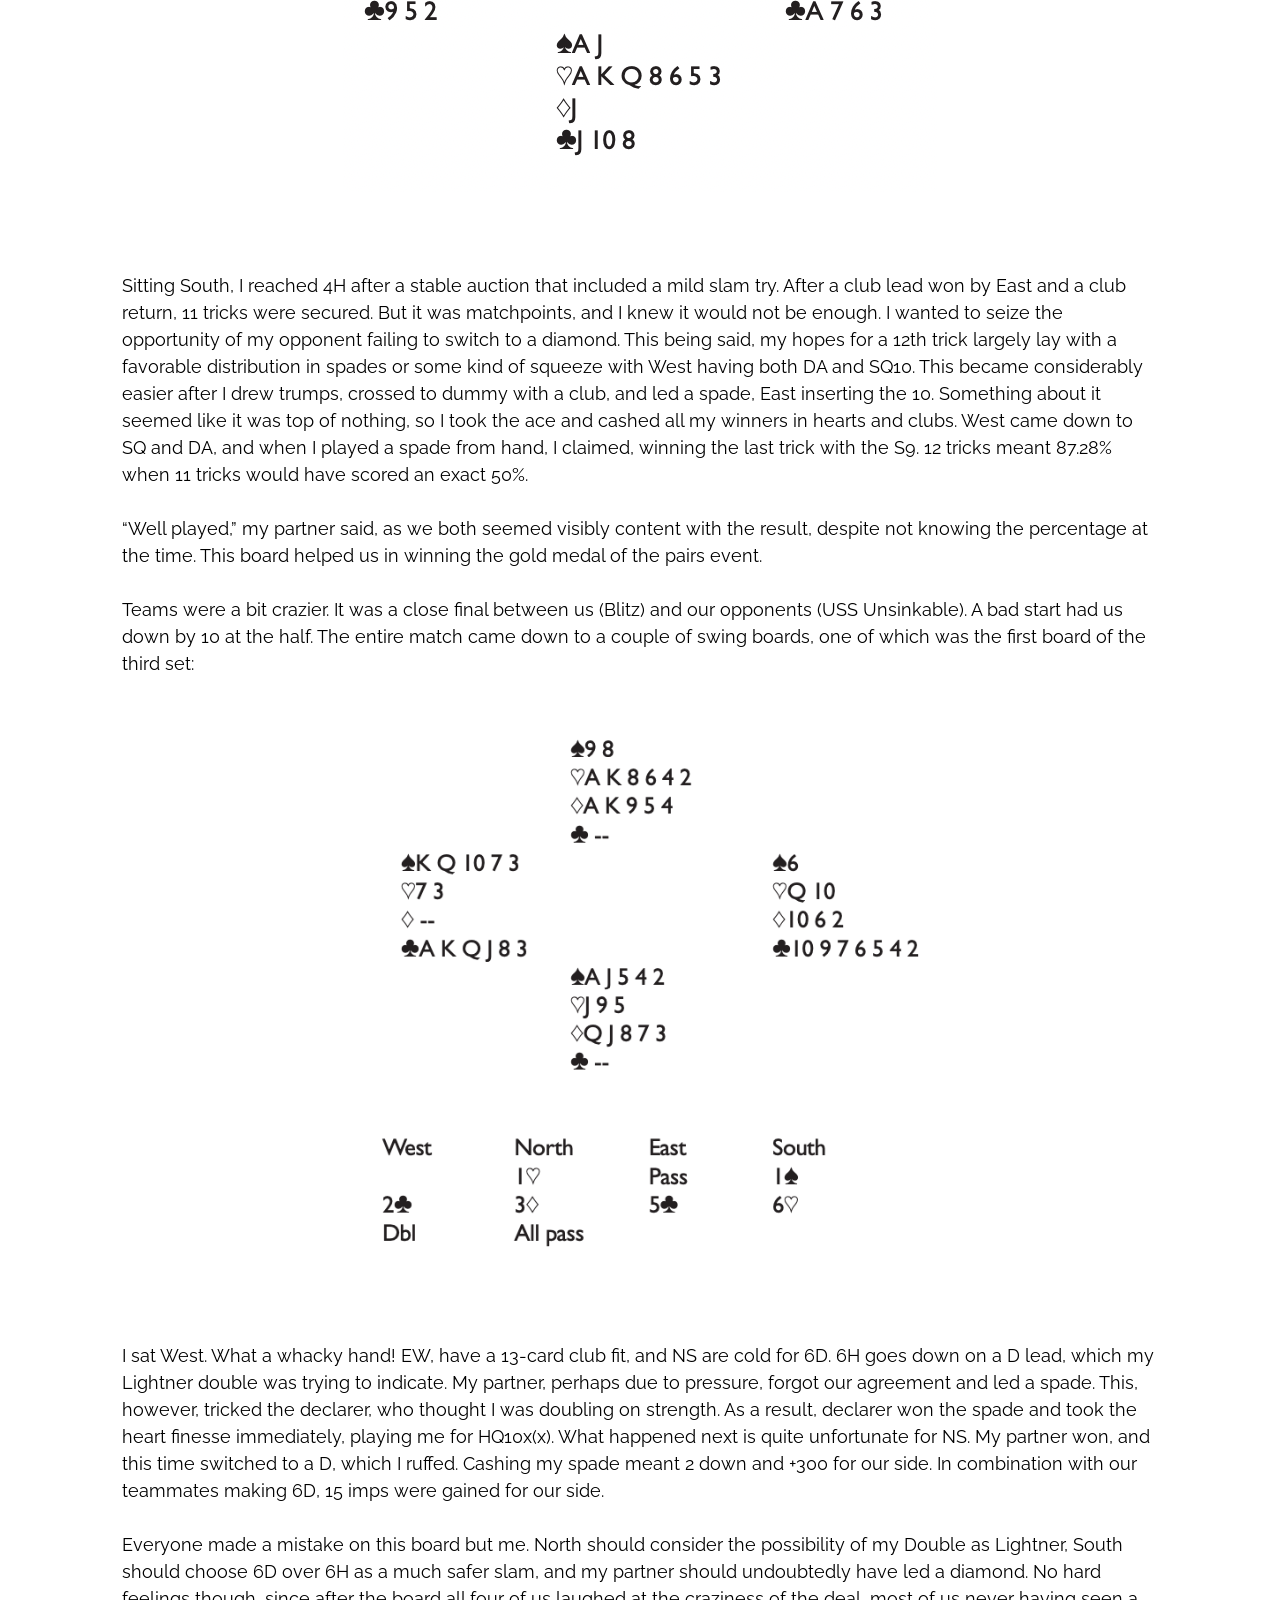
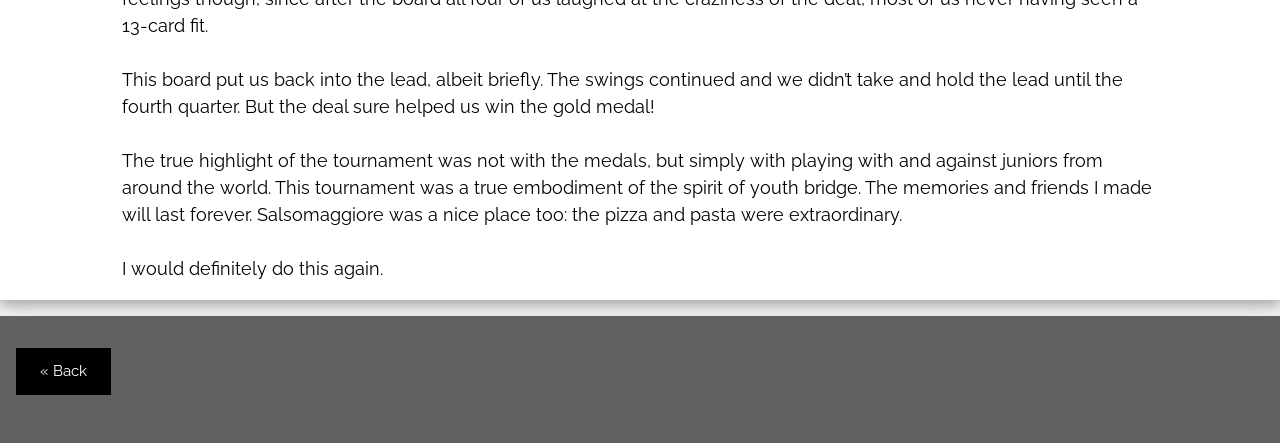
<file: docs/blogs/bridge.html>
<!DOCTYPE html>
<html>
<head>
<title>Dwin2020.ca</title>
<meta charset="UTF-8">
<meta name="viewport" content="width=device-width, initial-scale=1">
<link rel="stylesheet" href="https://www.w3schools.com/w3css/4/w3.css">
<link rel="stylesheet" href="https://fonts.googleapis.com/css?family=Raleway">
<link rel="stylesheet" href="../index.css">
<style>
body,h1,h2,h3,h4,h5 {font-family: "Raleway", sans-serif}
</style>
</head>
<body class="w3-light-grey">

<!-- w3-content defines a container for fixed size centered content, 
and is wrapped around the whole page content, except for the footer in this example -->
<div class="w3-content" style="max-width:1400px">

<!-- Header -->
<header class="w3-container w3-center w3-padding-32"> 
  <h1><b>The 2022 Bridge Championships</b></h1>
  <p>My Experience Playing 8 Days of <span class="w3-tag">Bridge</span> in Salsomaggiore, Italy</p>
</header>

<!-- Grid -->
<div class="w3-card-4 w3-white">
  <div class="w3-row">
      <img class="head-img" src="../img/salso.jpg" alt="Truth & Reconciliation">
      <h5 class="author-txt">By: Darwin Li <span class="w3-opacity">July 10, 2022</span></h5>
      <div class="w3-container">
        <p class="blog-txt">
        Salsomaggiore Terme, Italy hosted the 7th World Youth
        Transnational Bridge Championships from August 7th to
        14th, 2022. Having won two gold medals in both the pairs and teams event, here is my personal account of the competition:
        <br> <br> 
        First, I was quite fortunate. After two tiring years of a
        pandemic, I was aged 15, and playing with 13-year-old Indian
        prodigy Anshul Bhatt; I barely qualified for the Under 16
        division. We played six days of endless bridge together
        (the 7th and last day was an individual event), and our
        teammates for the Teams event were two solid Estonian
        players. In preparation, and to familiarize myself once more
        with in-person bridge, I played two tournaments before
        Italy: the Toronto Regional and the Providence NABCs,
        both in July. 
        <br> <br> 
        The pairs event went by far more smoothly than the teams.
        We earned a gold medal as the only pair to score a 60%
        game. Much of this was thanks to a good start in the first
        couple of days that greatly boosted our confidence and
        breezed us through the qualifiers. Our first board had our
        opponents going off two in 5D, and the second is below:
        <br> <br> 
        </p>
        <img class="sub-img" src="../img/board1.jpg" alt="Board 1">
        <p class="blog-txt">
        Sitting South, I reached 4H after a stable auction that
        included a mild slam try. After a club lead won by East
        and a club return, 11 tricks were secured. But it was
        matchpoints, and I knew it would not be enough. I wanted
        to seize the opportunity of my opponent failing to switch
        to a diamond. This being said, my hopes for a 12th trick
        largely lay with a favorable distribution in spades or some
        kind of squeeze with West having both DA and SQ10. This
        became considerably easier after I drew trumps, crossed
        to dummy with a club, and led a spade, East inserting the
        10. Something about it seemed like it was top of nothing,
        so I took the ace and cashed all my winners in hearts and
        clubs. West came down to SQ and DA, and when I played
        a spade from hand, I claimed, winning the last trick with
        the S9. 12 tricks meant 87.28% when 11 tricks would have
        scored an exact 50%. 
        <br> <br>
        “Well played,” my partner said, as we both seemed
        visibly content with the result, despite not knowing the
        percentage at the time. This board helped us in winning the
        gold medal of the pairs event.
        <br> <br>
        Teams were a bit crazier. It was a close final between us
        (Blitz) and our opponents (USS Unsinkable). A bad start
        had us down by 10 at the half. The entire match came
        down to a couple of swing boards, one of which was the
        first board of the third set:
        </p>
        <img class="sub-img" src="../img/board2.jpg" alt="Board 1">
        <p class="blog-txt">
        I sat West. What a whacky hand! EW, have a 13-card club fit,
        and NS are cold for 6D. 6H goes down on a D lead, which
        my Lightner double was trying to indicate. My partner,
        perhaps due to pressure, forgot our agreement and led
        a spade. This, however, tricked the declarer, who thought
        I was doubling on strength. As a result, declarer won the
        spade and took the heart finesse immediately, playing me
        for HQ10x(x). What happened next is quite unfortunate for
        NS. My partner won, and this time switched to a D, which I
        ruffed. Cashing my spade meant 2 down and +300 for our
        side. In combination with our teammates making 6D, 15
        imps were gained for our side. 
        <br> <br>
        Everyone made a mistake on this board but me. North
        should consider the possibility of my Double as Lightner,
        South should choose 6D over 6H as a much safer slam, and
        my partner should undoubtedly have led a diamond. No
        hard feelings though, since after the board all four of us
        laughed at the craziness of the deal, most of us never having
        seen a 13-card fit. 
        <br> <br>
        This board put us back into the lead, albeit briefly. The
        swings continued and we didn’t take and hold the lead until
        the fourth quarter. But the deal sure helped us win the gold
        medal!
        <br> <br>
        The true highlight of the tournament was not with the
        medals, but simply with playing with and against
        juniors from around the world. This tournament was a true
        embodiment of the spirit of youth bridge. The memories
        and friends I made will last forever. Salsomaggiore was a
        nice place too: the pizza and pasta were extraordinary. 
        <br> <br>
        I would definitely do this again.
        </p>
     </div>
  </div>
</div>
<!-- Footer -->
<footer class="w3-container w3-dark-grey w3-padding-32 w3-margin-top">
    <button class="w3-button w3-black w3-padding-large w3-margin-bottom" onclick="window.location.href = '../index.html';">« Back</button>
    <!-- <button class="w3-button w3-black w3-disabled w3-padding-large w3-margin-bottom">Next »</button>
    <p>Powered by <a href="https://www.w3schools.com/w3css/default.asp" target="_blank">w3.css</a></p> -->
</footer>

</body>
</html>
</file>
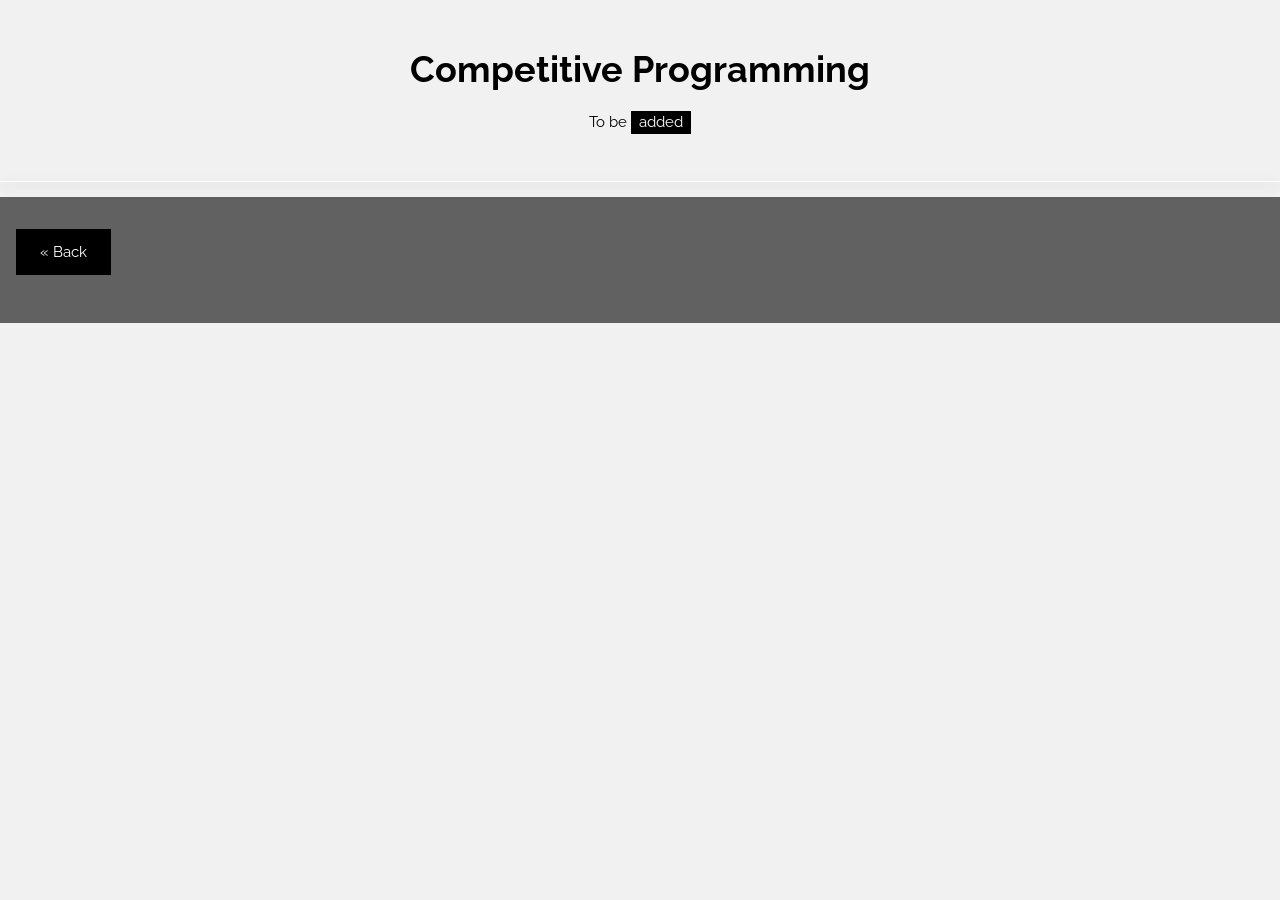
<file: docs/blogs/cp.html>
<!DOCTYPE html>
<html>
<head>
<title>Dwin2020.ca</title>
<meta charset="UTF-8">
<meta name="viewport" content="width=device-width, initial-scale=1">
<link rel="stylesheet" href="https://www.w3schools.com/w3css/4/w3.css">
<link rel="stylesheet" href="https://fonts.googleapis.com/css?family=Raleway">
<link rel="stylesheet" href="../index.css">
<style>
body,h1,h2,h3,h4,h5 {font-family: "Raleway", sans-serif}
</style>
</head>
<body class="w3-light-grey">

<!-- w3-content defines a container for fixed size centered content, 
and is wrapped around the whole page content, except for the footer in this example -->
<div class="w3-content" style="max-width:1400px">

<!-- Header -->
<header class="w3-container w3-center w3-padding-32"> 
  <h1><b>Competitive Programming</b></h1>
  <p>To be <span class="w3-tag">added</span></p>
</header>

<!-- Grid -->
<div class="w3-card-4 w3-white">
  <div class="w3-row">
      <!-- <img class="head-img" src="../img/trc.jpg" alt="Truth & Reconciliation"> -->
      <!-- <h5 class="author-txt">By: Darwin Li <span class="w3-opacity">July 10, 2022</span></h5> -->
      <div class="w3-container"> 
     </div>
  </div>
</div>
<!-- Footer -->
<footer class="w3-container w3-dark-grey w3-padding-32 w3-margin-top">
  <button class="w3-button w3-black w3-padding-large w3-margin-bottom" onclick="window.location.href = '../index.html';">« Back</button>
  <!-- <button class="w3-button w3-black w3-disabled w3-padding-large w3-margin-bottom">Next »</button>
  <p>Powered by <a href="https://www.w3schools.com/w3css/default.asp" target="_blank">w3.css</a></p> -->
</footer>

</body>
</html>
</file>
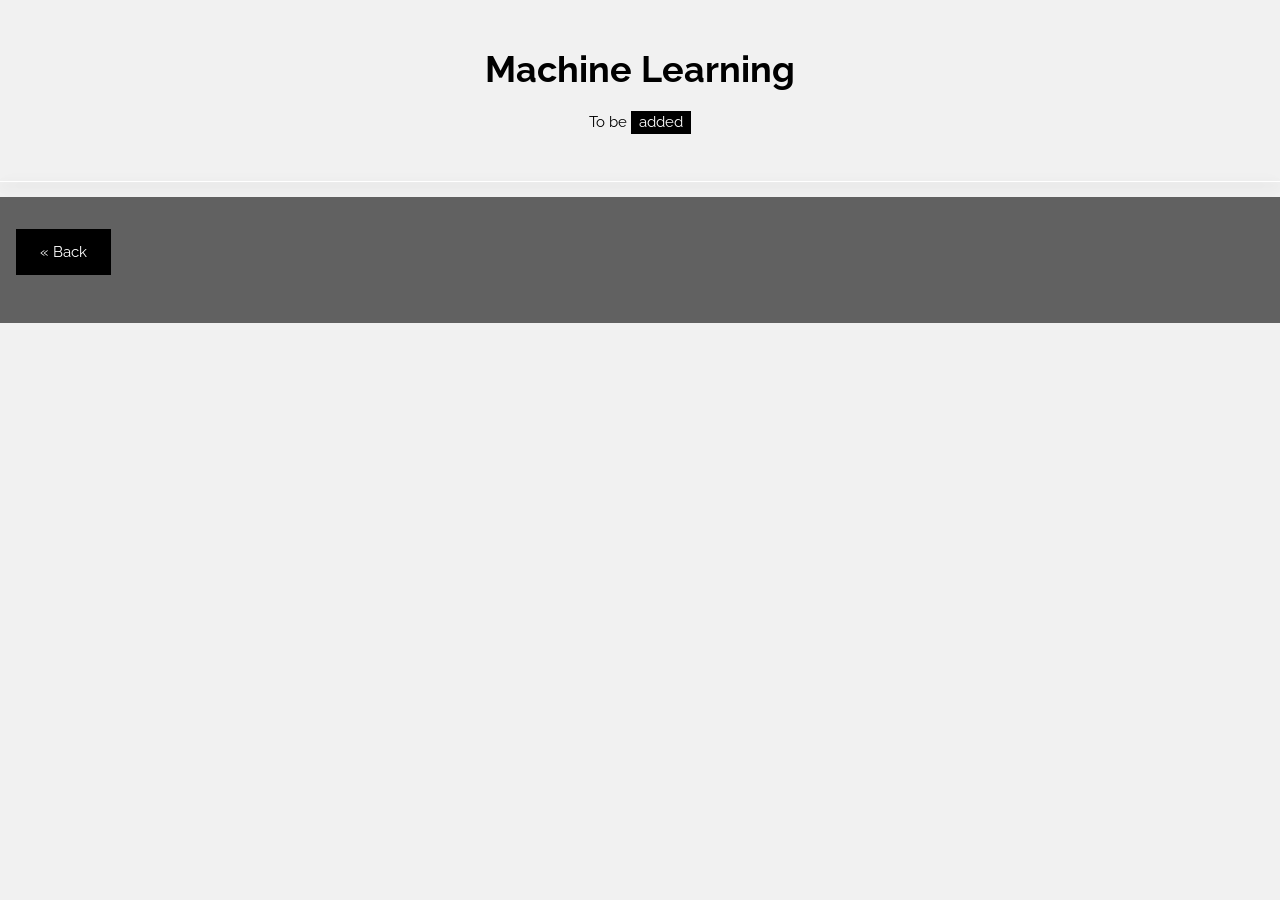
<file: docs/blogs/ml.html>
<!DOCTYPE html>
<html>
<head>
<title>Dwin2020.ca</title>
<meta charset="UTF-8">
<meta name="viewport" content="width=device-width, initial-scale=1">
<link rel="stylesheet" href="https://www.w3schools.com/w3css/4/w3.css">
<link rel="stylesheet" href="https://fonts.googleapis.com/css?family=Raleway">
<link rel="stylesheet" href="../index.css">
<style>
body,h1,h2,h3,h4,h5 {font-family: "Raleway", sans-serif}
</style>
</head>
<body class="w3-light-grey">

<!-- w3-content defines a container for fixed size centered content, 
and is wrapped around the whole page content, except for the footer in this example -->
<div class="w3-content" style="max-width:1400px">

<!-- Header -->
<header class="w3-container w3-center w3-padding-32"> 
  <h1><b>Machine Learning</b></h1>
  <p>To be <span class="w3-tag">added</span></p>
</header>

<!-- Grid -->
<div class="w3-card-4 w3-white">
  <div class="w3-row">
      <!-- <img class="head-img" src="../img/trc.jpg" alt="Truth & Reconciliation"> -->
      <!-- <h5 class="author-txt">By: Darwin Li <span class="w3-opacity">July 10, 2022</span></h5> -->
      <div class="w3-container"> 
     </div>
  </div>
</div>
<!-- Footer -->
<footer class="w3-container w3-dark-grey w3-padding-32 w3-margin-top">
  <button class="w3-button w3-black w3-padding-large w3-margin-bottom" onclick="window.location.href = '../index.html';">« Back</button>
  <!-- <button class="w3-button w3-black w3-disabled w3-padding-large w3-margin-bottom">Next »</button>
  <p>Powered by <a href="https://www.w3schools.com/w3css/default.asp" target="_blank">w3.css</a></p> -->
</footer>

</body>
</html>
</file>
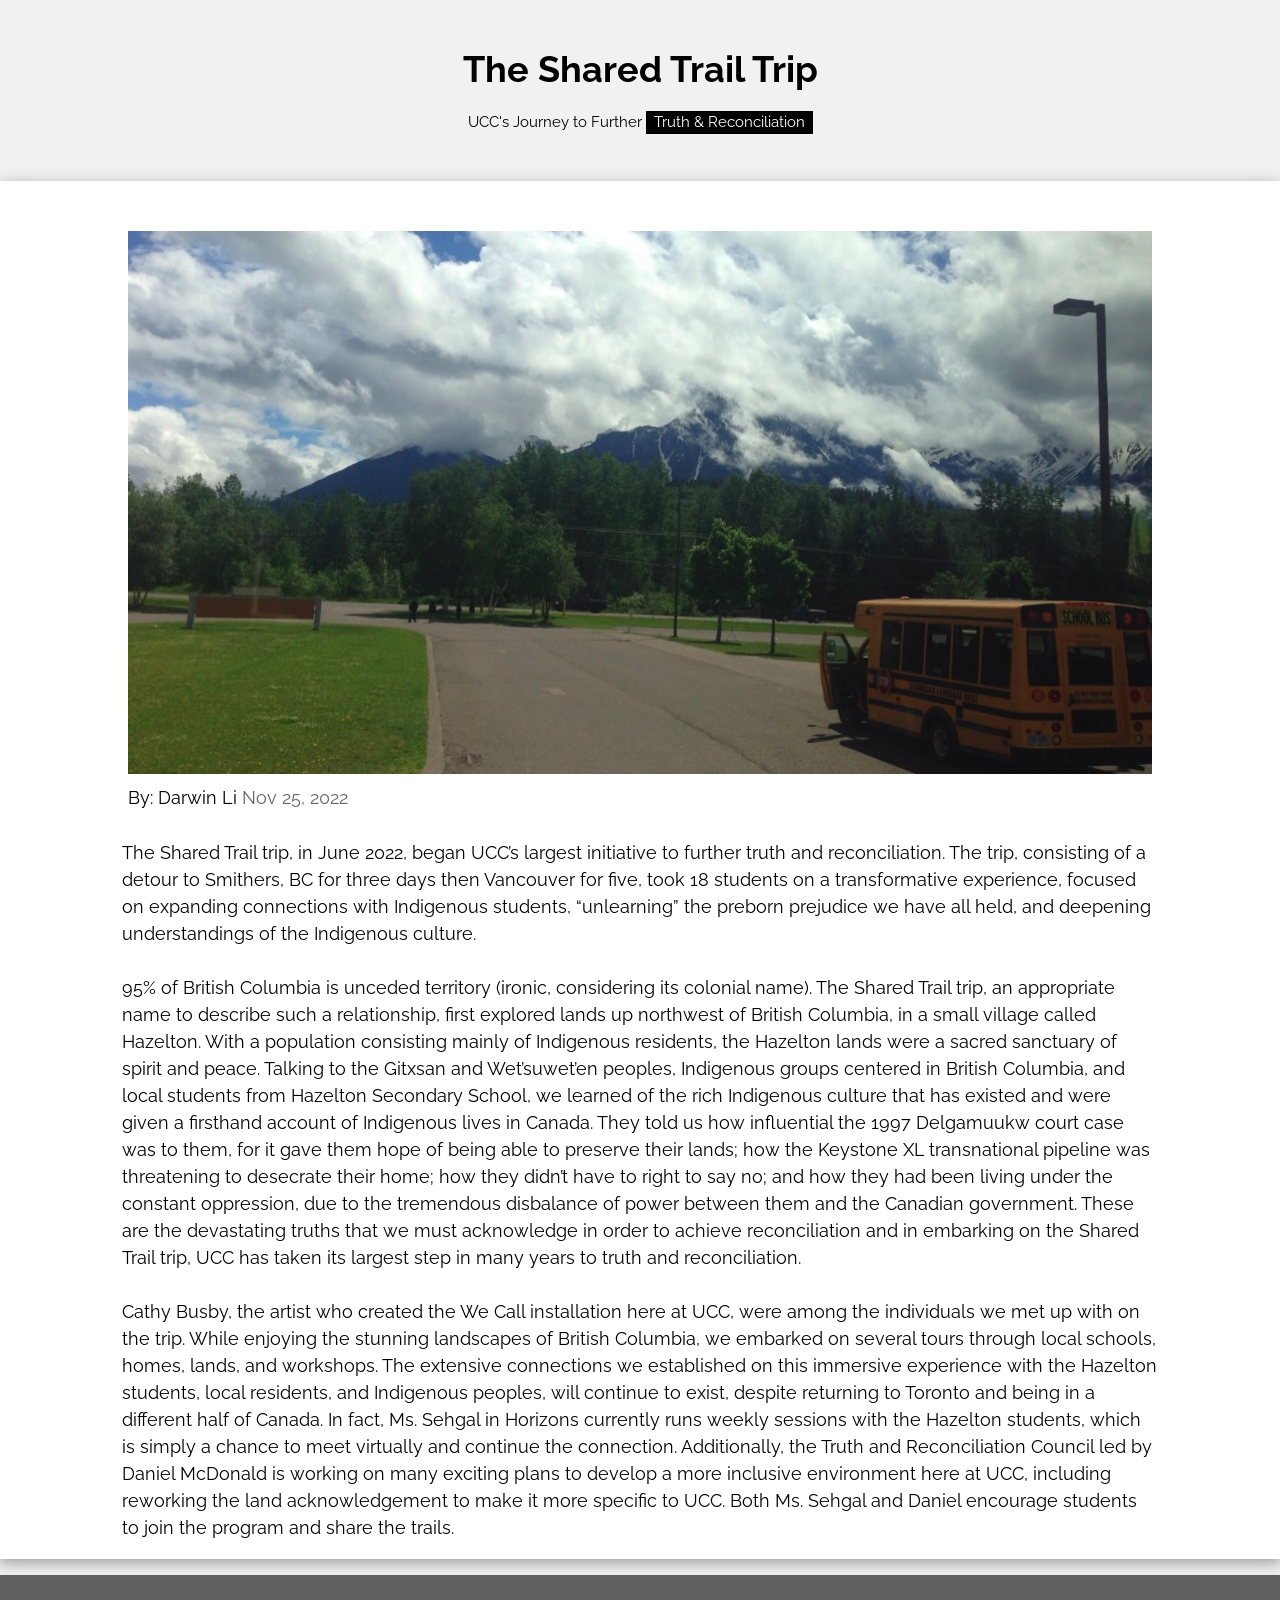
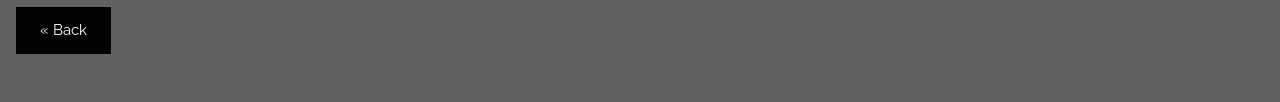
<file: docs/blogs/trc.html>
<!DOCTYPE html>
<html>
<head>
<title>Dwin2020.ca</title>
<meta charset="UTF-8">
<meta name="viewport" content="width=device-width, initial-scale=1">
<link rel="stylesheet" href="https://www.w3schools.com/w3css/4/w3.css">
<link rel="stylesheet" href="https://fonts.googleapis.com/css?family=Raleway">
<link rel="stylesheet" href="../index.css">
<style>
body,h1,h2,h3,h4,h5 {font-family: "Raleway", sans-serif}
</style>
</head>
<body class="w3-light-grey">

<!-- w3-content defines a container for fixed size centered content, 
and is wrapped around the whole page content, except for the footer in this example -->
<div class="w3-content" style="max-width:1400px">

<!-- Header -->
<header class="w3-container w3-center w3-padding-32"> 
  <h1><b>The Shared Trail Trip</b></h1>
  <p>UCC's Journey to Further <span class="w3-tag">Truth & Reconciliation</span></p>
</header>

<!-- Grid -->
<div class="w3-card-4 w3-white">
  <div class="w3-row">
      <img class="head-img" src="../img/trc.jpg" alt="Truth & Reconciliation">
      <h5 class="author-txt">By: Darwin Li <span class="w3-opacity">Nov 25, 2022</span></h5>
      <div class="w3-container">
        <p class="blog-txt">The Shared Trail trip, in June 2022, began UCC’s largest initiative to further truth and reconciliation. The trip, consisting of a detour to Smithers, BC for three days then Vancouver for five, took 18 students on a transformative experience, focused on expanding connections with Indigenous students, “unlearning” the preborn prejudice we have all held, and deepening understandings of the Indigenous culture. 
        <br> <br> 95% of British Columbia is unceded territory (ironic, considering its colonial name). The Shared Trail trip, an appropriate name to describe such a relationship, first explored lands up northwest of British Columbia, in a small village called Hazelton.  With a population consisting mainly of Indigenous residents, the Hazelton lands were a sacred sanctuary of spirit and peace. Talking to the Gitxsan and Wet’suwet’en peoples, Indigenous groups centered in British Columbia, and local students from Hazelton Secondary School, we learned of the rich Indigenous culture that has existed and were given a firsthand account of Indigenous lives in Canada. They told us how influential the 1997 Delgamuukw court case was to them, for it gave them hope of being able to preserve their lands; how the Keystone XL transnational pipeline was threatening to desecrate their home; how they didn’t have to right to say no; and how they had been living under the constant oppression, due to the tremendous disbalance of power between them and the Canadian government. These are the devastating truths that we must acknowledge in order to achieve reconciliation and in embarking on the Shared Trail trip, UCC has taken its largest step in many years to truth and reconciliation.   
        <br> <br> Cathy Busby, the artist who created the We Call installation here at UCC, were among the individuals we met up with on the trip. While enjoying the stunning landscapes of British Columbia, we embarked on several tours through local schools, homes, lands, and workshops. The extensive connections we established on this immersive experience with the Hazelton students, local residents, and Indigenous peoples, will continue to exist, despite returning to Toronto and being in a different half of Canada. In fact, Ms. Sehgal in Horizons currently runs weekly sessions with the Hazelton students, which is simply a chance to meet virtually and continue the connection.  Additionally, the Truth and Reconciliation Council led by Daniel McDonald is working on many exciting plans to develop a more inclusive environment here at UCC, including reworking the land acknowledgement to make it more specific to UCC. Both Ms. Sehgal and Daniel encourage students to join the program and share the trails.       </p>
      </div>
  </div>
</div>
<!-- Footer -->
<footer class="w3-container w3-dark-grey w3-padding-32 w3-margin-top">
    <button class="w3-button w3-black w3-padding-large w3-margin-bottom" onclick="window.location.href = '../index.html';">« Back</button>
    <!-- <button class="w3-button w3-black w3-disabled w3-padding-large w3-margin-bottom">Next »</button>
    <p>Powered by <a href="https://www.w3schools.com/w3css/default.asp" target="_blank">w3.css</a></p> -->
</footer>

</body>
</html>
</file>
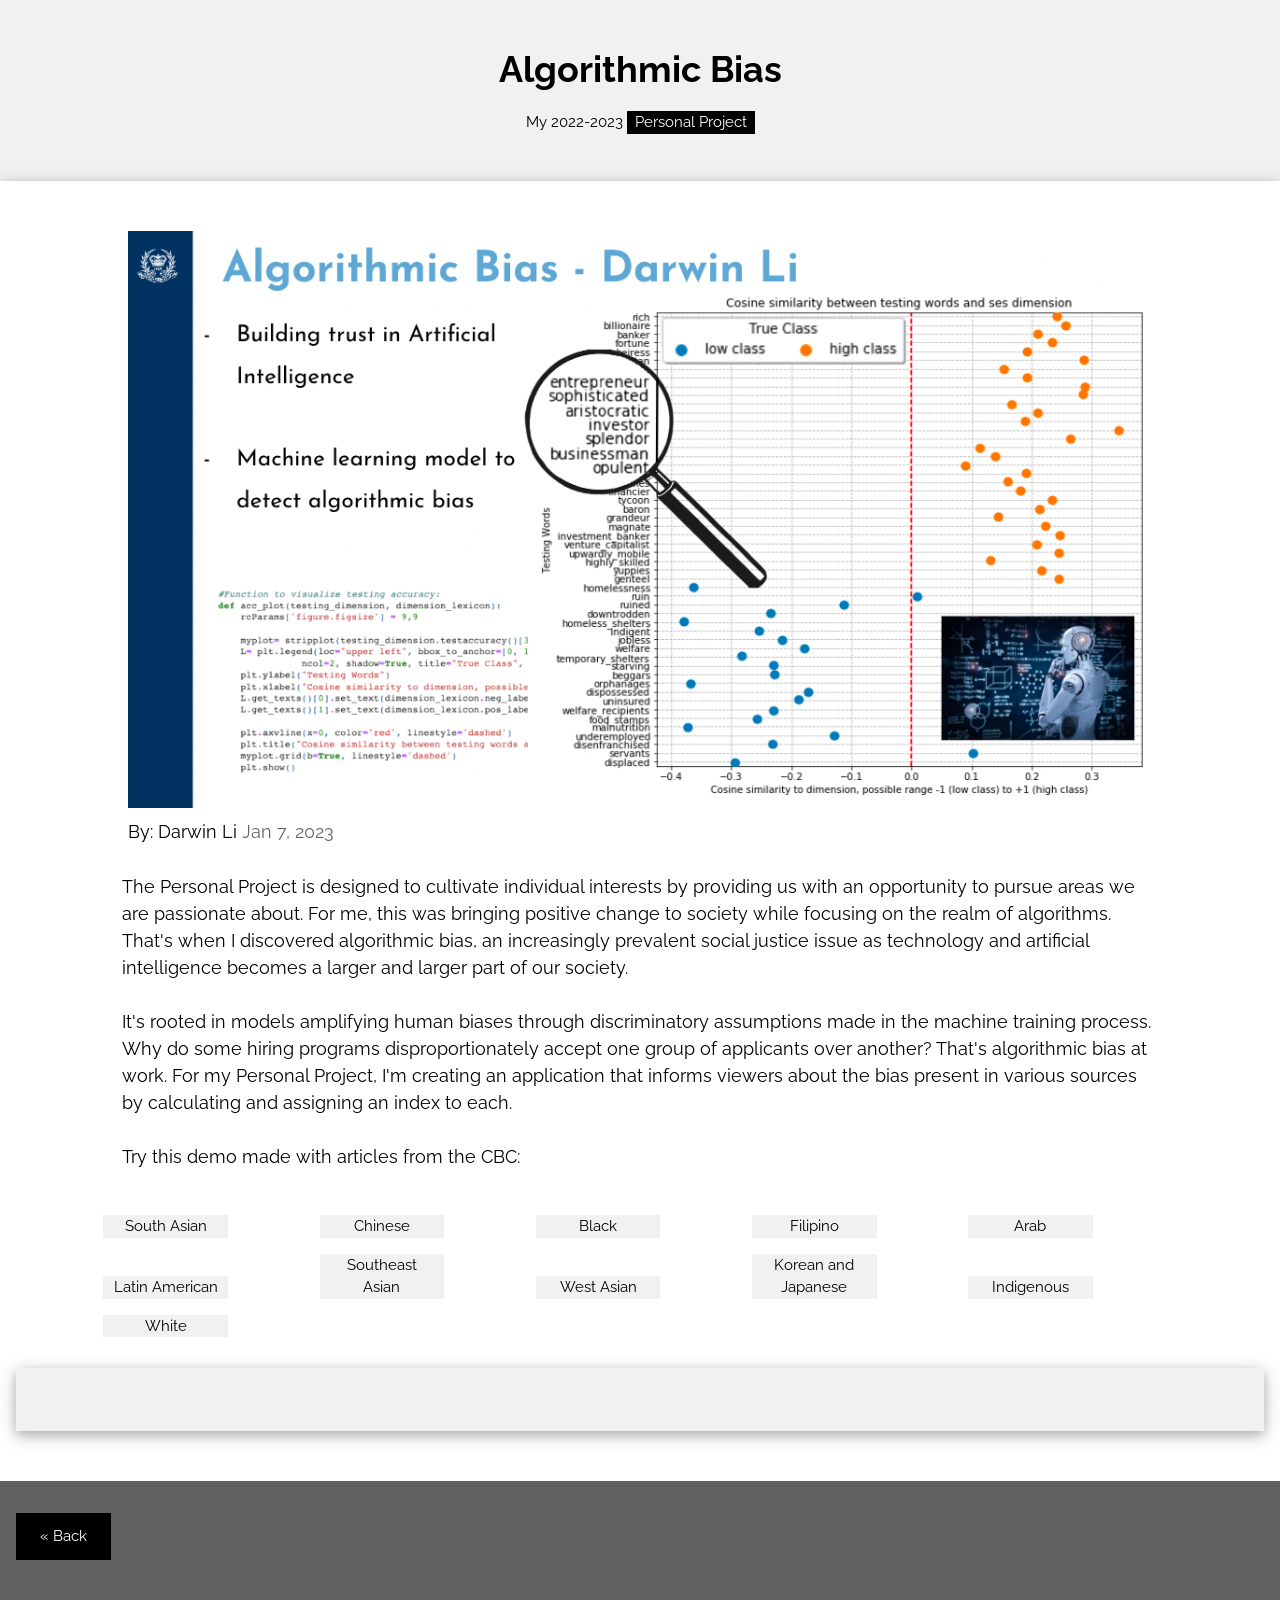
<file: docs/pages/ai.html>
<!DOCTYPE html>
<html>
<head>
<title>Dwin2020.ca</title>
<meta charset="UTF-8">
<meta name="viewport" content="width=device-width, initial-scale=1">
<link rel="stylesheet" href="https://www.w3schools.com/w3css/4/w3.css">
<link rel="stylesheet" href="https://fonts.googleapis.com/css?family=Raleway">
<link rel="stylesheet" href="../index.css">
<style>
body,h1,h2,h3,h4,h5 {font-family: "Raleway", sans-serif}
</style>
</head>
<body class="w3-light-grey">

<!-- w3-content defines a container for fixed size centered content, 
and is wrapped around the whole page content, except for the footer in this example -->
<div class="w3-content" style="max-width:1400px">

<!-- Header -->
<header class="w3-container w3-center w3-padding-32"> 
  <h1><b>Algorithmic Bias</b></h1>
  <p>My 2022-2023 <span class="w3-tag">Personal Project</span></p>
</header>

<!-- Grid -->
<div class="w3-card-4 w3-white">
  <div class="w3-row">
      <img class="head-img" src="../img/pres.jpg" alt="Algorithmic Bias Slideshow">
      <h5 class="author-txt">By: Darwin Li <span class="w3-opacity">Jan 7, 2023</span></h5>
      <div class="w3-container">
        <p class="blog-txt">
          The Personal Project is designed to cultivate individual interests by providing us with an opportunity to pursue areas we are passionate about. For me, this was bringing positive change to society while focusing on the realm of algorithms. That's when I discovered algorithmic bias, an increasingly prevalent social justice issue as technology and artificial intelligence becomes a larger and larger part of our society.
        <br> <br> 
        It's rooted in models amplifying human biases through discriminatory assumptions made in the machine training process. Why do some hiring programs disproportionately accept one group of applicants over another? That's algorithmic bias at work. For my Personal Project, I'm creating an application that informs viewers about the bias present in various sources by calculating and assigning an index to each. 
        <br> <br> 
        Try this demo made with articles from the CBC:
        <br> <br>
        
       </p>
       <!-- <img class="sub-img" src="../img/ai.jpg" alt="Artificial Intelligence"> -->
       <span id="south-asian" class="ai-tag w3-tag w3-light-grey w3-margin-bottom" onclick="changeTag('south-asian')">South Asian</span> 
       <span id="chinese" class="ai-tag w3-tag w3-light-grey w3-margin-bottom" onclick="changeTag('chinese')">Chinese</span>
       <span id="black" class="ai-tag w3-tag w3-light-grey w3-margin-bottom" onclick="changeTag('black')">Black</span>
       <span id="filipino" class="ai-tag w3-tag w3-light-grey w3-margin-bottom" onclick="changeTag('filipino')">Filipino</span>
       <span id="arab" class="ai-tag w3-tag w3-light-grey w3-margin-bottom" onclick="changeTag('arab')">Arab</span>
       <span id="latin-american" class="ai-tag w3-tag w3-light-grey w3-margin-bottom" onclick="changeTag('latin-american')">Latin American</span>
       <span id="se-asian" class="ai-tag w3-tag w3-light-grey w3-margin-bottom" onclick="changeTag('se-asian')">Southeast Asian</span>
       <span id="w-asian" class="ai-tag w3-tag w3-light-grey w3-margin-bottom" onclick="changeTag('w-asian')">West Asian</span>
       <span id="k-j" class="ai-tag w3-tag w3-light-grey w3-margin-bottom" onclick="changeTag('k-j')">Korean and Japanese</span>
       <span id="ind" class="ai-tag w3-tag w3-light-grey w3-margin-bottom" onclick="changeTag('ind')">Indigenous</span>
       <span id="white" class="ai-tag w3-tag w3-light-grey w3-margin-bottom" onclick="changeTag('white')">White</span>
    
      </div>
      <div class="w3-card-4 w3-light-grey w3-margin-left w3-margin-right" style="margin-bottom:50px; ">
        <p><br></p>
        <div id="loading1" class="loader"></div>
        <div id="loading2" class="blog-txt w3-margin-top" style="text-align: center;">Loading...</div>
        <p id="tmp" class="blog-txt"></p>
        <p><br></p>
      </div>
  </div>
</div>

<!-- Footer -->
<footer class="footer w3-container w3-dark-grey w3-padding-32">
  <button class="w3-button w3-black w3-padding-large w3-margin-bottom" onclick="window.location.href = '../index.html';">« Back</button>
  <!-- <button class="w3-button w3-black w3-disabled w3-padding-large w3-margin-bottom">Next »</button>
  <p>Powered by <a href="https://www.w3schools.com/w3css/default.asp" target="_blank">w3.css</a></p> -->
</footer>
<script type='text/javascript'>
  ids = ["south-asian", "chinese", "black", "filipino", "arab", "latin-american", "se-asian", "w-asian", "k-j", "ind", "white"];
  names = ["South Asian", "Chinese", "Black", "Filipino", "Arab", "Latin American", "Southeast Asian", "West Asian", "Korean and Japanese", "Indigenous", "White"]
  
  neg_results = [
    [],
    ['Brown said some adjoining land was part of a planned land development, led by a billionaire who had close ties with the Chinese government.', 'From a Canadian perspective, Brown said the story might concern a series of Canadian businesses that had recently made inroads in\xa0the Chinese market.', '"Earlier this month, Prime Minister Jean Chrétien presided over a signing frenzy, as dozens of Canadian companies and their Chinese partners put their names to contracts, letters, agreements and memoranda," said Brown.', "Still, it was not as if Chinese consumers were being deprived of McDonald's food: Brown pointed out there were more than 20 other McDonald's outlets operating in China, with another 10 then slated to be opened in Beijing the following year."],
    ["Familiar brands like Carling's Black Label would remain, but other changes loomed.", '"Jeff was such a nice person and an outstanding iconic, genius guitar player — there will never be another Jeff Beck," Tony Iommi, guitarist for Black Sabbath wrote on Twitter.', '"You could feel the heaviness of the pain coming from some of the people, the elders that were there," said Malcolm Blacksmith, who accompanied Moody on the run as a youth chaperone with the Indigenous youth-serving organization Jordan\'s Principle\xa0Birdtail.', "Blacksmith said he and Moody were compelled to make the journey to Mankato to support their Dakota relatives. The story of the Dakota executions marked a turning point in the Dakota nation's history, he said, that has rippled through to today, in both Canada and the United States.", '"When you look at it, it doesn\'t look like that\'s where anything happened because of how it\'s all built up around it," said Blacksmith, who accompanied Moody.\xa0"Right now they just have a monument."', 'Blacksmith hopes events like the commemorative run open up more doors for people to advocate for Dakota history.', '"They have huge support down there when this memorial run happens," Blacksmith said. "We don\'t have it up here in Canada."', 'Hall joined the band that would become The Specials in the English Midlands city of Coventry in the late 1970s, a time of racial tension, economic gloom and urban unrest. With its mix of Black and white members and Jamaica-influenced style of sharp suits and porkpie hats, the band became leaders of the anti-racist 2 Tone-label ska revival movement.', 'Their most iconic song in the United Kingdom, the foreboding Ghost Town, topped the charts in the summer of 1981, its depiction of urban decay hitting as Brixton and other British cities saw clashes between police and mainly Black youth.'],
    [],
    [],
    [],
    [],
    [],
    [],
    ['After retiring from the NHL in 2002, Odjick concentrated on being\xa0an Indigenous role model. He staged various workshops throughout\xa0B.C. on issues including\xa0goal setting, relationship building and\xa0communication skills while promoting anti-bullying characteristics.', '"You could feel the heaviness of the pain coming from some of the people, the elders that were there," said Malcolm Blacksmith, who accompanied Moody on the run as a youth chaperone with the Indigenous youth-serving organization Jordan\'s Principle\xa0Birdtail.', "Land that the First Nation considers part of its Indigenous protected area could be reopened to logging as Ontario's Ministry of Natural Resources and Forestry (MNRF) prepares a new 10-year forest management plan in the Whiskey Jack Forest, according to a ministry spokesperson.", 'Logan Turner has been working as a journalist for CBC News, based in Thunder Bay, since graduating from journalism school at UBC in 2020. Born and raised along the north shore of Lake Superior in Robinson-Superior Treaty Territory, Logan covers a range of stories focused on health, justice, Indigenous communities, racism and the environment. You can reach him at logan.turner@cbc.ca.', 'For her part, Dianne Ottereyes Reid, switched after only a year in linguistics to a communications degree. After graduating, she came back to CBC and supported efforts to create Indigenous-language community radio stations throughout Quebec and went on to work for the Cree Nation Government and then went on to help\xa0found the Aanischaaukamikw\xa0Cree Cultural Institute.'],
    ['Nancy Russell has been a reporter with CBC since 1987, in Whitehorse, Winnipeg, Toronto and Charlottetown. When not on the job, she spends her time on the water or in the gym rowing, or walking her dog. Nancy.Russell@cbc.ca', "One corner was dedicated to White Rose, a brand of gasoline sold across Canada until the early 1960s. Another section displayed Irving Oil signs, actual gas pumps and a near mint-condition storage rack from the early days of K.C. Irving's company. That rack sold for more than $23,000."],  
  ]
  // pos_results = [[], [], [], [], [], [], [], [], [], [], [], []]
  //poscount = [0, 2, 15, 0, 0, 0, 0, 0, 0, 15, 2]
  negcount = []
  for (let i=0; i < names.length; i++) {
    negcount.push(neg_results[i].length);
  }
  function changeTag(id) {
    for (let i=0; i < ids.length; i++) {
      curid = ids[i];
      if (document.getElementById(curid).classList.contains("w3-black")) {
        //console.log(document.getElementById(curid).classList)
        document.getElementById(curid).classList.remove("w3-black");
        document.getElementById(curid).classList.add("w3-light-grey");
        console.log(document.getElementById(curid).classList)
        if (curid == id) {
          document.getElementById("loading1").style.display = "none";
          document.getElementById("loading2").style.display = "none";
          document.getElementById("tmp").style.display = "none";
          continue;
        }
      }
      if (curid == id) {
        console.log(100);
        document.getElementById(curid).classList.add("w3-black");
        document.getElementById(curid).classList.remove("w3-light-grey");
        load(i)
      }
    }
    function load(i) {
      document.getElementById("loading1").style.display = "block";
      document.getElementById("loading2").style.display = "block";
      document.getElementById("loading2").innerHTML = "Loading...";
      document.getElementById("tmp").innerHTML = "";
      document.getElementById("tmp").style.display = "none";
      x = setTimeout(showPage, 1000, i);
    }
    function showPage(i) {
      console.log(i);
      document.getElementById("loading1").style.display = "none";
      document.getElementById("loading2").innerHTML = "Found " + negcount[i] + " negative results for " + names[i];
      document.getElementById("tmp").style.display = "block";
      for (let j=0; j < negcount[i]; j++) {
        document.getElementById("tmp").innerHTML += '<br><br>';
        document.getElementById("tmp").innerHTML += neg_results[i][j];
      }
    }
    // document.getElementsByClassName("w3-id").classList.add("w3-black")
  }
</script>
</body>
</html>
</file>
<file: index.css>
.intro {
    text-align: center;
}
.blog-img {
    height:40%;
    max-height: 370px;
}
.pop-blogs {
    width:20%;
}
.head-img {
    width: 80%;
    display: block;
    margin-top: 50px;
    margin-left: auto;
    margin-right: auto;
}
.author-txt {
    position:relative;
    margin-left: auto;
    margin-right: auto;
    width:80%;
}
.blog-txt {
    font-size: 18px;
    width:83%;
    margin-left: auto;
    margin-right: auto;
}
.head1-txt {
    font-size: 22px;
}
.head2-txt {
    font-size: 20px;
}
.sub-img {
    display: block;
    margin-top: 50px;
    margin-left: auto;
    margin-right: auto;
    max-width: 600px;
    margin-bottom: 80px;
}
.ai-tag {
    margin-right: 1%;
}
.footer {
    margin-top: 0px;
}
.loader {
    border: 16px solid white; /* Light grey */
    border-top: 16px solid #3498db; /* Blue */
    border-radius: 50%;
    width: 120px;
    height: 120px;
    animation: spin 2s linear infinite;
    margin-left: auto;
    margin-right: auto;
}
#loading1  {
    display : none;
}
#loading2 {
    display : none;
}
.flex {
    width : 83%;
    margin-left: auto;
    margin-right: auto;
}
  
@keyframes spin {
0% { transform: rotate(0deg); }
100% { transform: rotate(360deg); }
}
</file>
<file: docs/index.css>
.intro {
    text-align: center;
}
.blog-img {
    height:40%;
    max-height: 370px;
}
.pop-blogs {
    width:20%;
}
.head-img {
    width: 80%;
    display: block;
    margin-top: 50px;
    margin-left: auto;
    margin-right: auto;
}
.author-txt {
    position:relative;
    margin-left: auto;
    margin-right: auto;
    width:80%;
}
.blog-txt {
    font-size: 18px;
    width:83%;
    margin-left: auto;
    margin-right: auto;
}
.sub-img {
    display: block;
    margin-top: 50px;
    margin-left: auto;
    margin-right: auto;
    max-width: 600px;
    margin-bottom: 80px;
}
.ai-tag {
    width : 10%;
    margin-left: 7%;
    margin-right: auto;
}
.footer {
    margin-top: 0px;
}
.loader {
    border: 16px solid white; /* Light grey */
    border-top: 16px solid #3498db; /* Blue */
    border-radius: 50%;
    width: 120px;
    height: 120px;
    animation: spin 2s linear infinite;
    margin-left: auto;
    margin-right: auto;
}
#loading1  {
    display : none;
}
#loading2 {
    display : none;
}
  
@keyframes spin {
0% { transform: rotate(0deg); }
100% { transform: rotate(360deg); }
}
</file>
